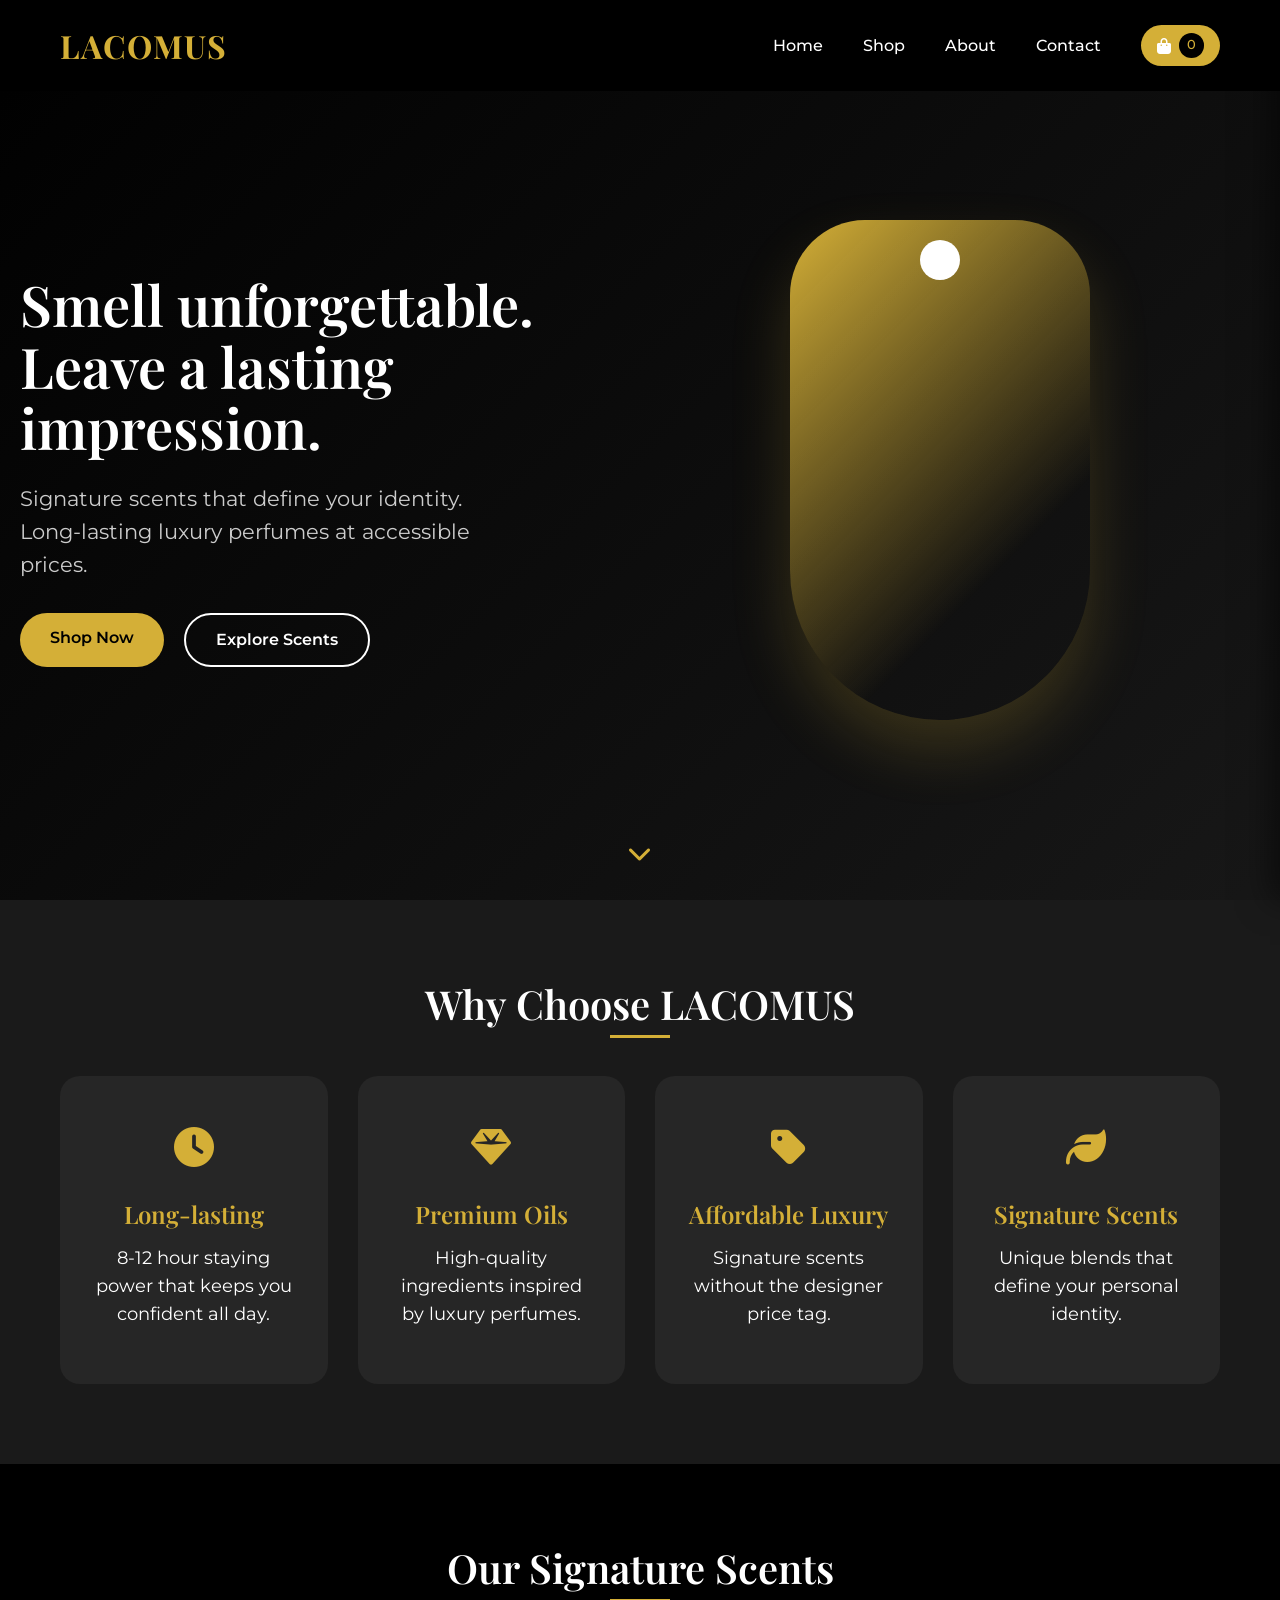
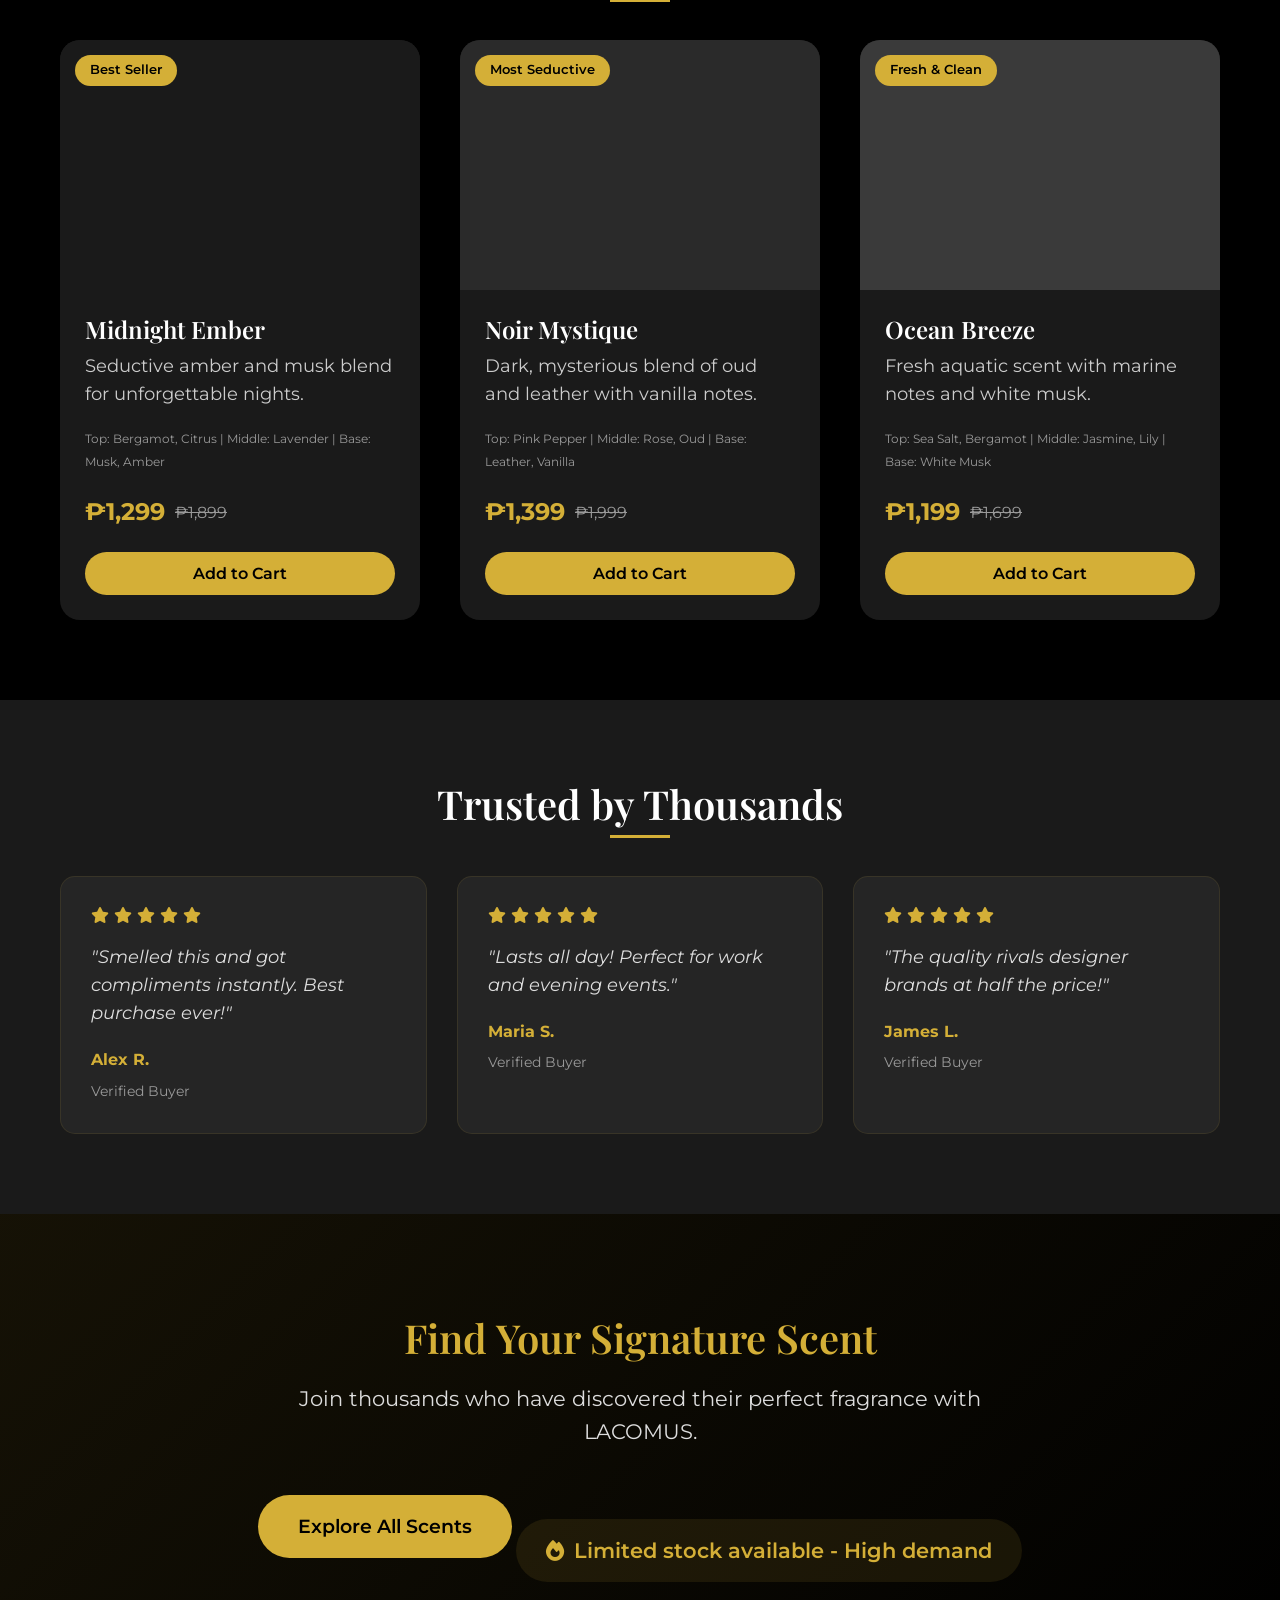
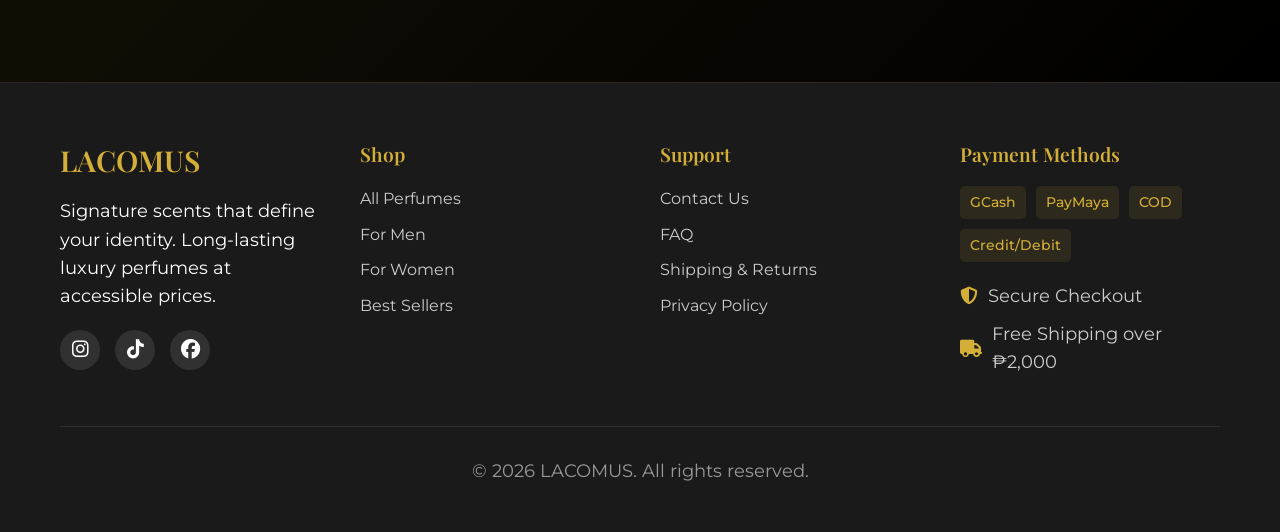
<file: index.html>
<!DOCTYPE html>
<html lang="en">
<head>
    <meta charset="UTF-8">
    <meta name="viewport" content="width=device-width, initial-scale=1.0">
    <title>LACOMUS | Signature Scents That Define Your Identity</title>
    <link rel="stylesheet" href="css/style.css">
    <link rel="preconnect" href="https://fonts.googleapis.com">
    <link rel="preconnect" href="https://fonts.gstatic.com" crossorigin>
    <link href="https://fonts.googleapis.com/css2?family=Playfair+Display:wght@400;500;600;700&family=Montserrat:wght@300;400;500;600&display=swap" rel="stylesheet">
    <link rel="stylesheet" href="https://cdnjs.cloudflare.com/ajax/libs/font-awesome/6.4.0/css/all.min.css">
</head>
<body>
    <!-- Navigation -->
    <nav class="navbar">
        <div class="nav-container">
            <div class="nav-logo">
                <a href="index.html">LACOMUS</a>
            </div>
            <div class="nav-links">
                <a href="index.html">Home</a>
                <a href="shop.html">Shop</a>
                <a href="about.html">About</a>
                <a href="contact.html">Contact</a>
                <a href="#" class="cart-btn"><i class="fas fa-shopping-bag"></i> <span class="cart-count">0</span></a>
            </div>
            <div class="mobile-menu-btn">
                <i class="fas fa-bars"></i>
            </div>
        </div>
    </nav>

    <!-- Hero Section -->
    <section class="hero">
        <div class="hero-content">
            <h1 class="hero-title">Smell unforgettable.<br>Leave a lasting impression.</h1>
            <p class="hero-subtitle">Signature scents that define your identity. Long-lasting luxury perfumes at accessible prices.</p>
            <div class="hero-buttons">
                <a href="shop.html" class="btn btn-primary">Shop Now</a>
                <a href="#featured" class="btn btn-secondary">Explore Scents</a>
            </div>
        </div>
        <div class="hero-image">
            <div class="perfume-bottle"></div>
        </div>
        <div class="scroll-indicator">
            <i class="fas fa-chevron-down"></i>
        </div>
    </section>

    <!-- Why Choose LACOMUS -->
    <section class="benefits">
        <div class="container">
            <h2 class="section-title">Why Choose LACOMUS</h2>
            <div class="benefits-grid">
                <div class="benefit-card">
                    <div class="benefit-icon">
                        <i class="fas fa-clock"></i>
                    </div>
                    <h3>Long-lasting</h3>
                    <p>8-12 hour staying power that keeps you confident all day.</p>
                </div>
                <div class="benefit-card">
                    <div class="benefit-icon">
                        <i class="fas fa-gem"></i>
                    </div>
                    <h3>Premium Oils</h3>
                    <p>High-quality ingredients inspired by luxury perfumes.</p>
                </div>
                <div class="benefit-card">
                    <div class="benefit-icon">
                        <i class="fas fa-tag"></i>
                    </div>
                    <h3>Affordable Luxury</h3>
                    <p>Signature scents without the designer price tag.</p>
                </div>
                <div class="benefit-card">
                    <div class="benefit-icon">
                        <i class="fas fa-leaf"></i>
                    </div>
                    <h3>Signature Scents</h3>
                    <p>Unique blends that define your personal identity.</p>
                </div>
            </div>
        </div>
    </section>

    <!-- Featured Products -->
    <section id="featured" class="featured">
        <div class="container">
            <h2 class="section-title">Our Signature Scents</h2>
            <div class="products-grid">
                <div class="product-card">
                    <div class="product-badge">Best Seller</div>
                    <div class="product-image" style="background: #1a1a1a;"></div>
                    <div class="product-info">
                        <h3>Midnight Ember</h3>
                        <p class="product-description">Seductive amber and musk blend for unforgettable nights.</p>
                        <div class="product-scent">
                            <small>Top: Bergamot, Citrus | Middle: Lavender | Base: Musk, Amber</small>
                        </div>
                        <div class="product-price">
                            <span class="price">₱1,299</span>
                            <span class="old-price">₱1,899</span>
                        </div>
                        <button class="btn btn-add-to-cart" data-id="1">Add to Cart</button>
                    </div>
                </div>
                <div class="product-card">
                    <div class="product-badge">Most Seductive</div>
                    <div class="product-image" style="background: #2a2a2a;"></div>
                    <div class="product-info">
                        <h3>Noir Mystique</h3>
                        <p class="product-description">Dark, mysterious blend of oud and leather with vanilla notes.</p>
                        <div class="product-scent">
                            <small>Top: Pink Pepper | Middle: Rose, Oud | Base: Leather, Vanilla</small>
                        </div>
                        <div class="product-price">
                            <span class="price">₱1,399</span>
                            <span class="old-price">₱1,999</span>
                        </div>
                        <button class="btn btn-add-to-cart" data-id="2">Add to Cart</button>
                    </div>
                </div>
                <div class="product-card">
                    <div class="product-badge">Fresh & Clean</div>
                    <div class="product-image" style="background: #3a3a3a;"></div>
                    <div class="product-info">
                        <h3>Ocean Breeze</h3>
                        <p class="product-description">Fresh aquatic scent with marine notes and white musk.</p>
                        <div class="product-scent">
                            <small>Top: Sea Salt, Bergamot | Middle: Jasmine, Lily | Base: White Musk</small>
                        </div>
                        <div class="product-price">
                            <span class="price">₱1,199</span>
                            <span class="old-price">₱1,699</span>
                        </div>
                        <button class="btn btn-add-to-cart" data-id="3">Add to Cart</button>
                    </div>
                </div>
            </div>
        </div>
    </section>

    <!-- Social Proof -->
    <section class="testimonials">
        <div class="container">
            <h2 class="section-title">Trusted by Thousands</h2>
            <div class="testimonials-grid">
                <div class="testimonial-card">
                    <div class="testimonial-rating">
                        <i class="fas fa-star"></i>
                        <i class="fas fa-star"></i>
                        <i class="fas fa-star"></i>
                        <i class="fas fa-star"></i>
                        <i class="fas fa-star"></i>
                    </div>
                    <p class="testimonial-text">"Smelled this and got compliments instantly. Best purchase ever!"</p>
                    <div class="testimonial-author">
                        <strong>Alex R.</strong>
                        <span>Verified Buyer</span>
                    </div>
                </div>
                <div class="testimonial-card">
                    <div class="testimonial-rating">
                        <i class="fas fa-star"></i>
                        <i class="fas fa-star"></i>
                        <i class="fas fa-star"></i>
                        <i class="fas fa-star"></i>
                        <i class="fas fa-star"></i>
                    </div>
                    <p class="testimonial-text">"Lasts all day! Perfect for work and evening events."</p>
                    <div class="testimonial-author">
                        <strong>Maria S.</strong>
                        <span>Verified Buyer</span>
                    </div>
                </div>
                <div class="testimonial-card">
                    <div class="testimonial-rating">
                        <i class="fas fa-star"></i>
                        <i class="fas fa-star"></i>
                        <i class="fas fa-star"></i>
                        <i class="fas fa-star"></i>
                        <i class="fas fa-star"></i>
                    </div>
                    <p class="testimonial-text">"The quality rivals designer brands at half the price!"</p>
                    <div class="testimonial-author">
                        <strong>James L.</strong>
                        <span>Verified Buyer</span>
                    </div>
                </div>
            </div>
        </div>
    </section>

    <!-- CTA Section -->
    <section class="cta">
        <div class="container">
            <div class="cta-content">
                <h2>Find Your Signature Scent</h2>
                <p>Join thousands who have discovered their perfect fragrance with LACOMUS.</p>
                <a href="shop.html" class="btn btn-primary btn-large">Explore All Scents</a>
                <div class="urgency">
                    <p><i class="fas fa-fire"></i> Limited stock available - High demand</p>
                </div>
            </div>
        </div>
    </section>

    <!-- Footer -->
    <footer class="footer">
        <div class="container">
            <div class="footer-grid">
                <div class="footer-col">
                    <h3>LACOMUS</h3>
                    <p>Signature scents that define your identity. Long-lasting luxury perfumes at accessible prices.</p>
                    <div class="social-links">
                        <a href="#"><i class="fab fa-instagram"></i></a>
                        <a href="#"><i class="fab fa-tiktok"></i></a>
                        <a href="#"><i class="fab fa-facebook"></i></a>
                    </div>
                </div>
                <div class="footer-col">
                    <h4>Shop</h4>
                    <a href="shop.html">All Perfumes</a>
                    <a href="#">For Men</a>
                    <a href="#">For Women</a>
                    <a href="#">Best Sellers</a>
                </div>
                <div class="footer-col">
                    <h4>Support</h4>
                    <a href="contact.html">Contact Us</a>
                    <a href="#">FAQ</a>
                    <a href="#">Shipping & Returns</a>
                    <a href="#">Privacy Policy</a>
                </div>
                <div class="footer-col">
                    <h4>Payment Methods</h4>
                    <div class="payment-methods">
                        <span>GCash</span>
                        <span>PayMaya</span>
                        <span>COD</span>
                        <span>Credit/Debit</span>
                    </div>
                    <div class="trust-signals">
                        <p><i class="fas fa-shield-alt"></i> Secure Checkout</p>
                        <p><i class="fas fa-truck"></i> Free Shipping over ₱2,000</p>
                    </div>
                </div>
            </div>
            <div class="footer-bottom">
                <p>&copy; 2026 LACOMUS. All rights reserved.</p>
            </div>
        </div>
    </footer>

    <!-- Shopping Cart Modal -->
    <div class="cart-modal">
        <div class="cart-modal-content">
            <div class="cart-modal-header">
                <h3>Your Cart</h3>
                <button class="cart-close">&times;</button>
            </div>
            <div class="cart-items">
                <p class="cart-empty">Your cart is empty</p>
            </div>
            <div class="cart-total">
                <p>Total: <span class="cart-total-price">₱0</span></p>
                <button class="btn btn-primary btn-checkout">Checkout</button>
            </div>
        </div>
    </div>

    <script src="js/main.js"></script>
</body>
</html>
</file>
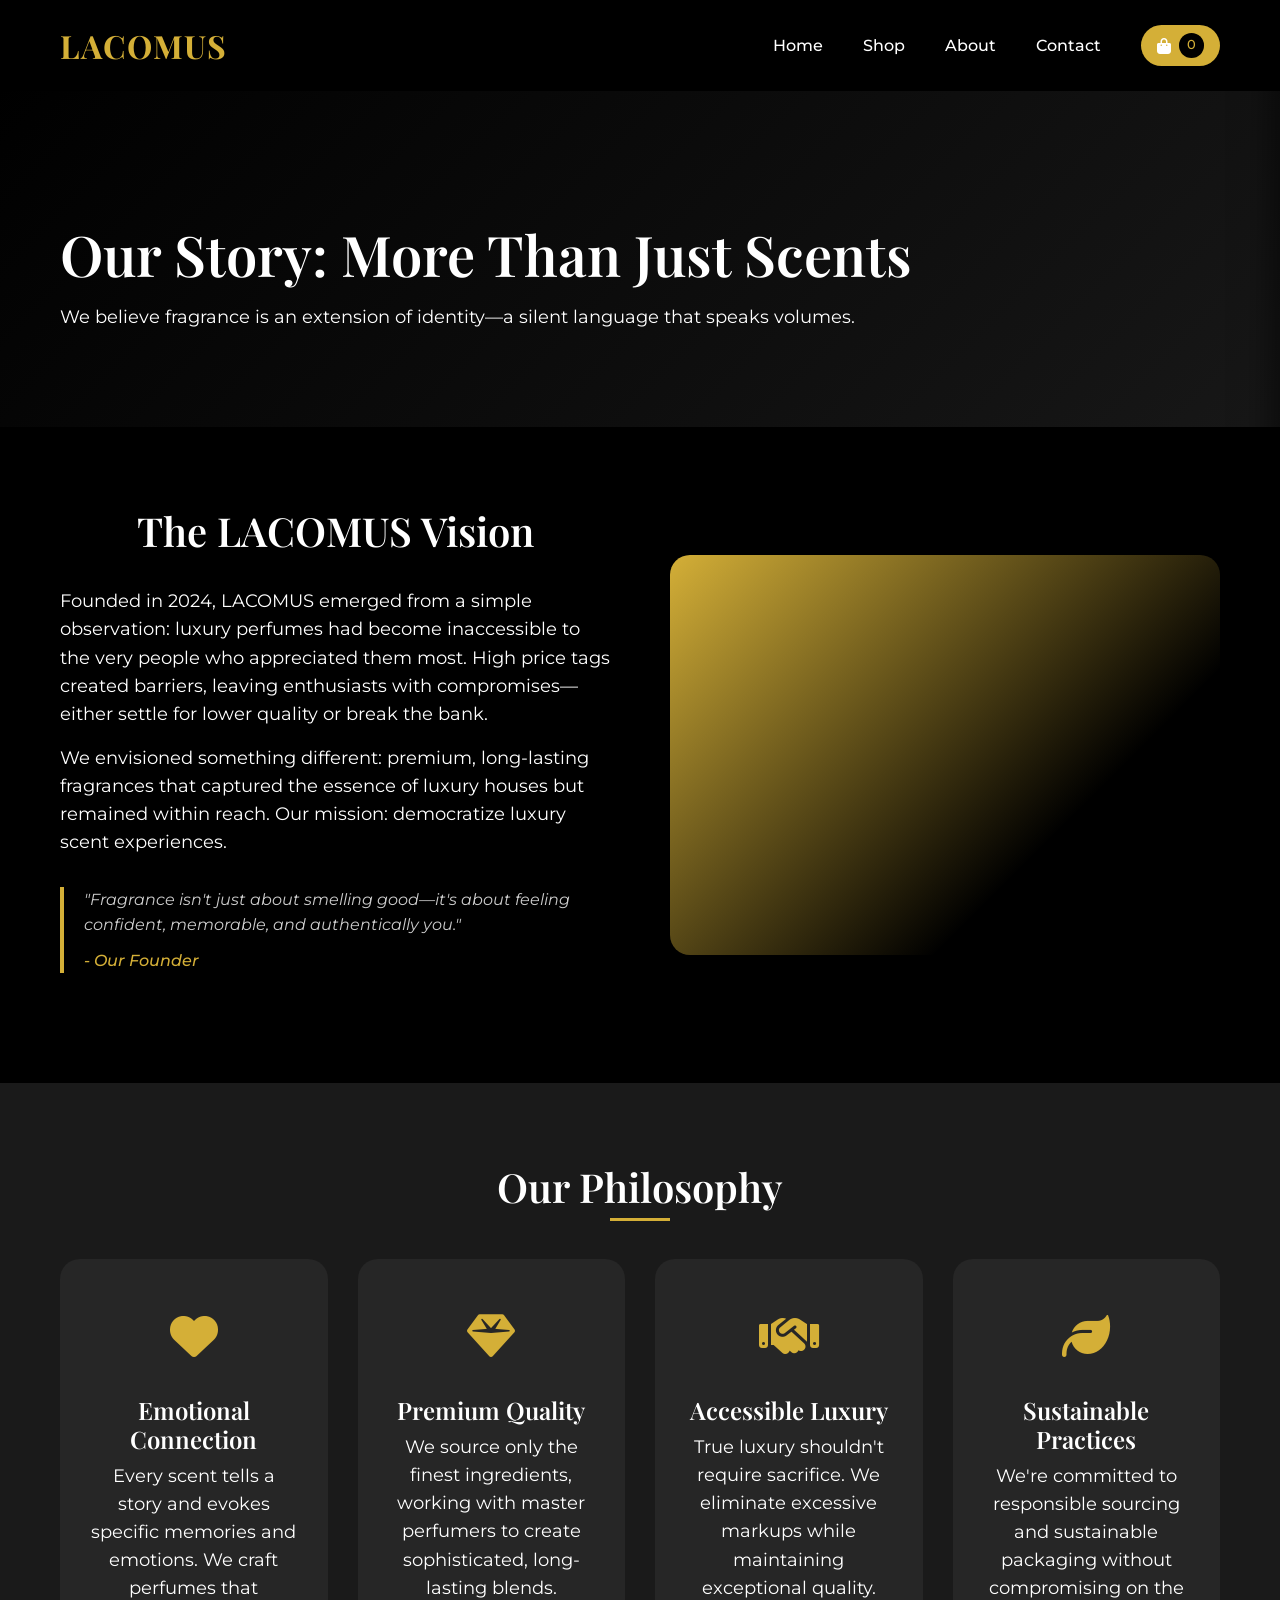
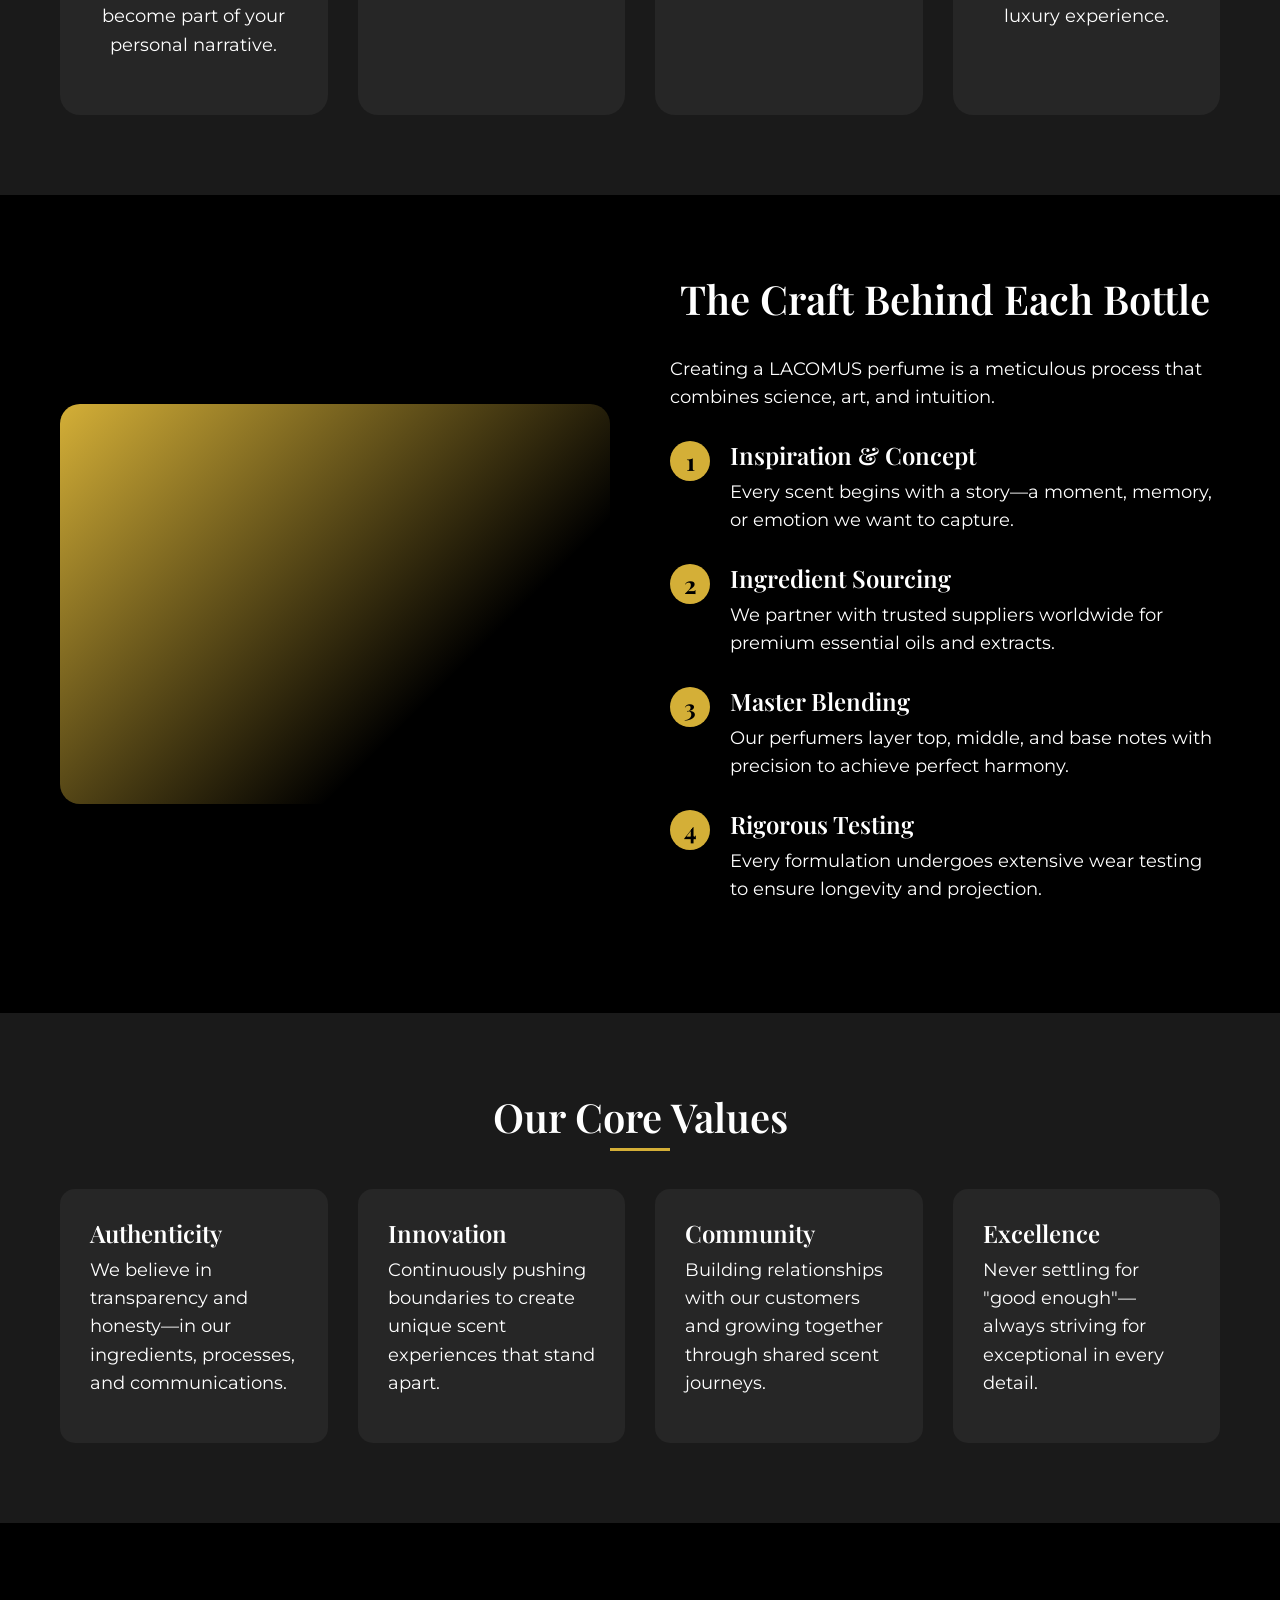
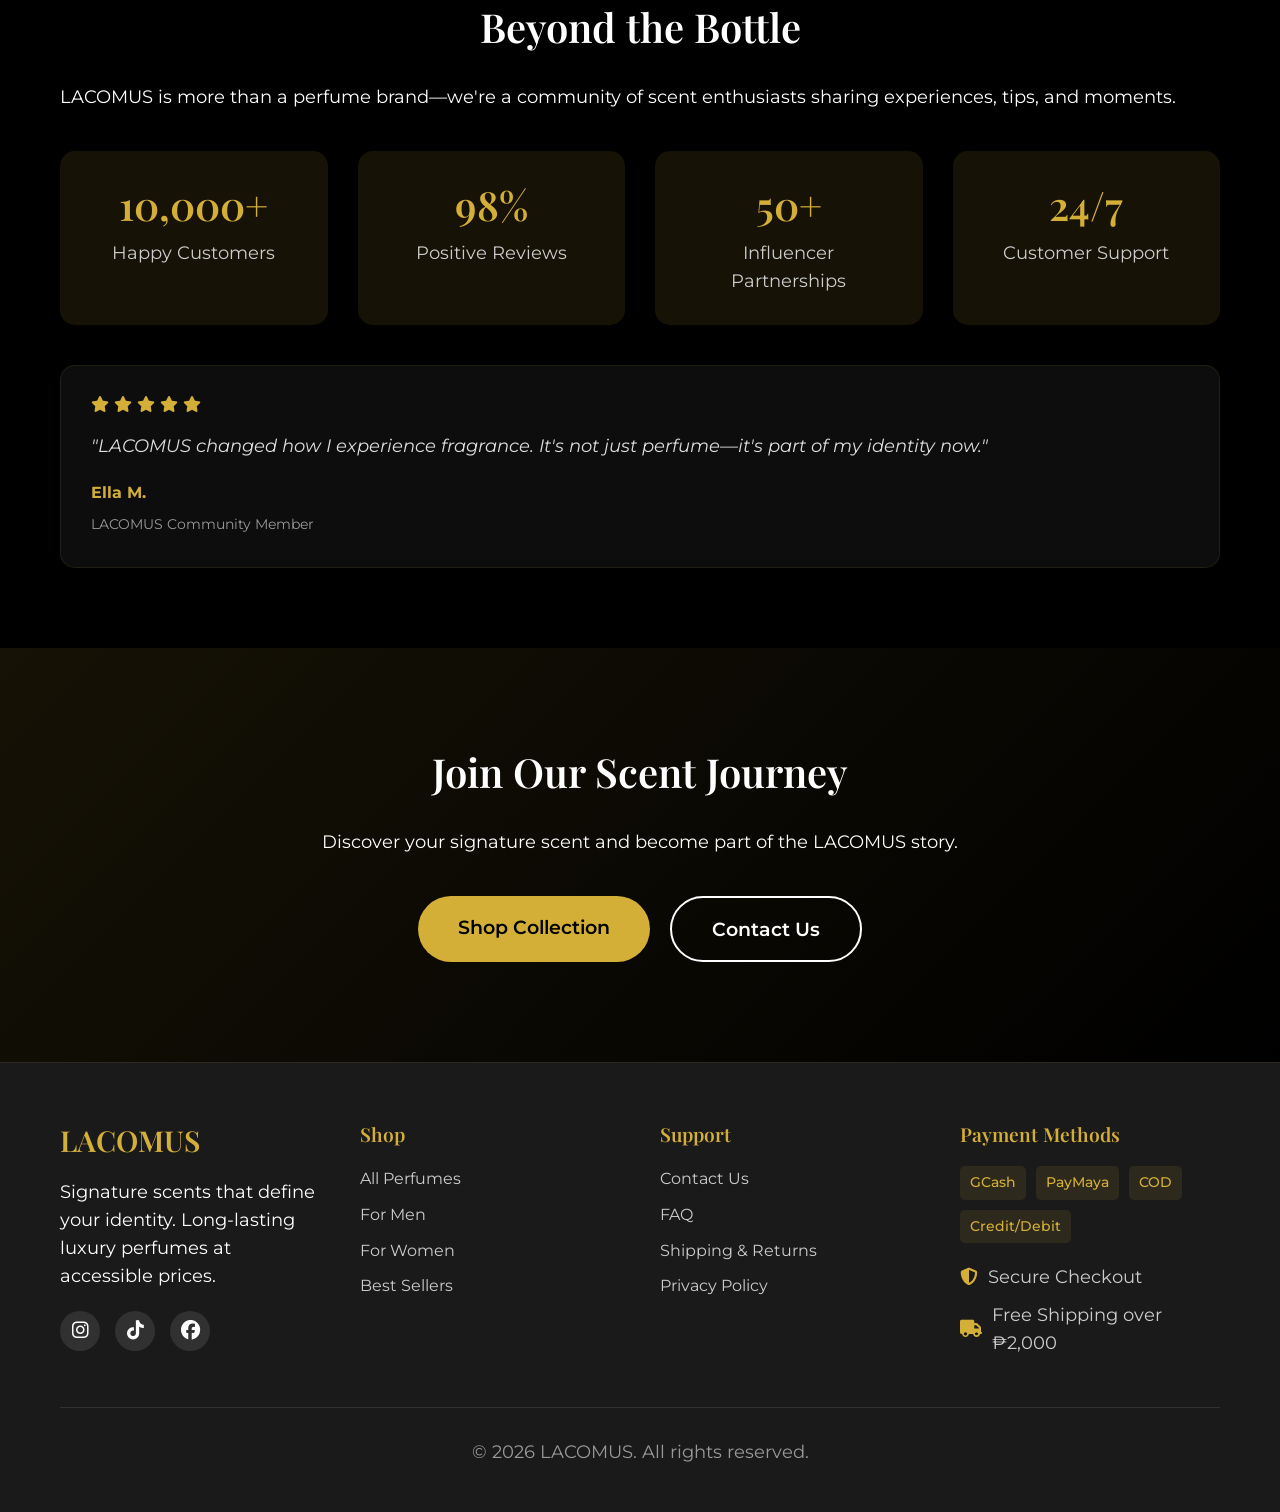
<file: about.html>
<!DOCTYPE html>
<html lang="en">
<head>
    <meta charset="UTF-8">
    <meta name="viewport" content="width=device-width, initial-scale=1.0">
    <title>About | LACOMUS - Our Story & Mission</title>
    <link rel="stylesheet" href="css/style.css">
    <link rel="preconnect" href="https://fonts.googleapis.com">
    <link rel="preconnect" href="https://fonts.gstatic.com" crossorigin>
    <link href="https://fonts.googleapis.com/css2?family=Playfair+Display:wght@400;500;600;700&family=Montserrat:wght@300;400;500;600&display=swap" rel="stylesheet">
    <link rel="stylesheet" href="https://cdnjs.cloudflare.com/ajax/libs/font-awesome/6.4.0/css/all.min.css">
</head>
<body>
    <!-- Navigation -->
    <nav class="navbar">
        <div class="nav-container">
            <div class="nav-logo">
                <a href="index.html">LACOMUS</a>
            </div>
            <div class="nav-links">
                <a href="index.html">Home</a>
                <a href="shop.html">Shop</a>
                <a href="about.html" class="active">About</a>
                <a href="contact.html">Contact</a>
                <a href="#" class="cart-btn"><i class="fas fa-shopping-bag"></i> <span class="cart-count">0</span></a>
            </div>
            <div class="mobile-menu-btn">
                <i class="fas fa-bars"></i>
            </div>
        </div>
    </nav>

    <!-- About Hero -->
    <section class="about-hero">
        <div class="container">
            <div class="about-hero-content">
                <h1>Our Story: More Than Just Scents</h1>
                <p>We believe fragrance is an extension of identity—a silent language that speaks volumes.</p>
            </div>
        </div>
    </section>

    <!-- Brand Story -->
    <section class="brand-story">
        <div class="container">
            <div class="story-content">
                <div class="story-text">
                    <h2>The LACOMUS Vision</h2>
                    <p>Founded in 2024, LACOMUS emerged from a simple observation: luxury perfumes had become inaccessible to the very people who appreciated them most. High price tags created barriers, leaving enthusiasts with compromises—either settle for lower quality or break the bank.</p>
                    <p>We envisioned something different: premium, long-lasting fragrances that captured the essence of luxury houses but remained within reach. Our mission: democratize luxury scent experiences.</p>
                    <blockquote>
                        "Fragrance isn't just about smelling good—it's about feeling confident, memorable, and authentically you."
                        <span>- Our Founder</span>
                    </blockquote>
                </div>
                <div class="story-image">
                    <div class="story-img-placeholder"></div>
                </div>
            </div>
        </div>
    </section>

    <!-- Our Philosophy -->
    <section class="philosophy">
        <div class="container">
            <h2 class="section-title">Our Philosophy</h2>
            <div class="philosophy-grid">
                <div class="philosophy-card">
                    <div class="philosophy-icon">
                        <i class="fas fa-heart"></i>
                    </div>
                    <h3>Emotional Connection</h3>
                    <p>Every scent tells a story and evokes specific memories and emotions. We craft perfumes that become part of your personal narrative.</p>
                </div>
                <div class="philosophy-card">
                    <div class="philosophy-icon">
                        <i class="fas fa-gem"></i>
                    </div>
                    <h3>Premium Quality</h3>
                    <p>We source only the finest ingredients, working with master perfumers to create sophisticated, long-lasting blends.</p>
                </div>
                <div class="philosophy-card">
                    <div class="philosophy-icon">
                        <i class="fas fa-handshake"></i>
                    </div>
                    <h3>Accessible Luxury</h3>
                    <p>True luxury shouldn't require sacrifice. We eliminate excessive markups while maintaining exceptional quality.</p>
                </div>
                <div class="philosophy-card">
                    <div class="philosophy-icon">
                        <i class="fas fa-leaf"></i>
                    </div>
                    <h3>Sustainable Practices</h3>
                    <p>We're committed to responsible sourcing and sustainable packaging without compromising on the luxury experience.</p>
                </div>
            </div>
        </div>
    </section>

    <!-- The Craft -->
    <section class="craft">
        <div class="container">
            <div class="craft-content">
                <div class="craft-image">
                    <div class="craft-img-placeholder"></div>
                </div>
                <div class="craft-text">
                    <h2>The Craft Behind Each Bottle</h2>
                    <p>Creating a LACOMUS perfume is a meticulous process that combines science, art, and intuition.</p>
                    <div class="craft-steps">
                        <div class="craft-step">
                            <h3><span>1</span> Inspiration & Concept</h3>
                            <p>Every scent begins with a story—a moment, memory, or emotion we want to capture.</p>
                        </div>
                        <div class="craft-step">
                            <h3><span>2</span> Ingredient Sourcing</h3>
                            <p>We partner with trusted suppliers worldwide for premium essential oils and extracts.</p>
                        </div>
                        <div class="craft-step">
                            <h3><span>3</span> Master Blending</h3>
                            <p>Our perfumers layer top, middle, and base notes with precision to achieve perfect harmony.</p>
                        </div>
                        <div class="craft-step">
                            <h3><span>4</span> Rigorous Testing</h3>
                            <p>Every formulation undergoes extensive wear testing to ensure longevity and projection.</p>
                        </div>
                    </div>
                </div>
            </div>
        </div>
    </section>

    <!-- Team Values -->
    <section class="values">
        <div class="container">
            <h2 class="section-title">Our Core Values</h2>
            <div class="values-grid">
                <div class="value-card">
                    <h3>Authenticity</h3>
                    <p>We believe in transparency and honesty—in our ingredients, processes, and communications.</p>
                </div>
                <div class="value-card">
                    <h3>Innovation</h3>
                    <p>Continuously pushing boundaries to create unique scent experiences that stand apart.</p>
                </div>
                <div class="value-card">
                    <h3>Community</h3>
                    <p>Building relationships with our customers and growing together through shared scent journeys.</p>
                </div>
                <div class="value-card">
                    <h3>Excellence</h3>
                    <p>Never settling for "good enough"—always striving for exceptional in every detail.</p>
                </div>
            </div>
        </div>
    </section>

    <!-- Community Impact -->
    <section class="community">
        <div class="container">
            <div class="community-content">
                <h2>Beyond the Bottle</h2>
                <p>LACOMUS is more than a perfume brand—we're a community of scent enthusiasts sharing experiences, tips, and moments.</p>
                <div class="community-stats">
                    <div class="stat">
                        <h3>10,000+</h3>
                        <p>Happy Customers</p>
                    </div>
                    <div class="stat">
                        <h3>98%</h3>
                        <p>Positive Reviews</p>
                    </div>
                    <div class="stat">
                        <h3>50+</h3>
                        <p>Influencer Partnerships</p>
                    </div>
                    <div class="stat">
                        <h3>24/7</h3>
                        <p>Customer Support</p>
                    </div>
                </div>
                <div class="social-proof">
                    <div class="testimonial-card">
                        <div class="testimonial-rating">
                            <i class="fas fa-star"></i>
                            <i class="fas fa-star"></i>
                            <i class="fas fa-star"></i>
                            <i class="fas fa-star"></i>
                            <i class="fas fa-star"></i>
                        </div>
                        <p class="testimonial-text">"LACOMUS changed how I experience fragrance. It's not just perfume—it's part of my identity now."</p>
                        <div class="testimonial-author">
                            <strong>Ella M.</strong>
                            <span>LACOMUS Community Member</span>
                        </div>
                    </div>
                </div>
            </div>
        </div>
    </section>

    <!-- Call to Action -->
    <section class="about-cta">
        <div class="container">
            <div class="about-cta-content">
                <h2>Join Our Scent Journey</h2>
                <p>Discover your signature scent and become part of the LACOMUS story.</p>
                <div class="about-cta-buttons">
                    <a href="shop.html" class="btn btn-primary btn-large">Shop Collection</a>
                    <a href="contact.html" class="btn btn-secondary btn-large">Contact Us</a>
                </div>
            </div>
        </div>
    </section>

    <!-- Footer -->
    <footer class="footer">
        <div class="container">
            <div class="footer-grid">
                <div class="footer-col">
                    <h3>LACOMUS</h3>
                    <p>Signature scents that define your identity. Long-lasting luxury perfumes at accessible prices.</p>
                    <div class="social-links">
                        <a href="#"><i class="fab fa-instagram"></i></a>
                        <a href="#"><i class="fab fa-tiktok"></i></a>
                        <a href="#"><i class="fab fa-facebook"></i></a>
                    </div>
                </div>
                <div class="footer-col">
                    <h4>Shop</h4>
                    <a href="shop.html">All Perfumes</a>
                    <a href="#">For Men</a>
                    <a href="#">For Women</a>
                    <a href="#">Best Sellers</a>
                </div>
                <div class="footer-col">
                    <h4>Support</h4>
                    <a href="contact.html">Contact Us</a>
                    <a href="#">FAQ</a>
                    <a href="#">Shipping & Returns</a>
                    <a href="#">Privacy Policy</a>
                </div>
                <div class="footer-col">
                    <h4>Payment Methods</h4>
                    <div class="payment-methods">
                        <span>GCash</span>
                        <span>PayMaya</span>
                        <span>COD</span>
                        <span>Credit/Debit</span>
                    </div>
                    <div class="trust-signals">
                        <p><i class="fas fa-shield-alt"></i> Secure Checkout</p>
                        <p><i class="fas fa-truck"></i> Free Shipping over ₱2,000</p>
                    </div>
                </div>
            </div>
            <div class="footer-bottom">
                <p>&copy; 2026 LACOMUS. All rights reserved.</p>
            </div>
        </div>
    </footer>

    <!-- Shopping Cart Modal -->
    <div class="cart-modal">
        <div class="cart-modal-content">
            <div class="cart-modal-header">
                <h3>Your Cart</h3>
                <button class="cart-close">&times;</button>
            </div>
            <div class="cart-items">
                <p class="cart-empty">Your cart is empty</p>
            </div>
            <div class="cart-total">
                <p>Total: <span class="cart-total-price">₱0</span></p>
                <button class="btn btn-primary btn-checkout">Checkout</button>
            </div>
        </div>
    </div>

    <script src="js/main.js"></script>
</body>
</html>
</file>
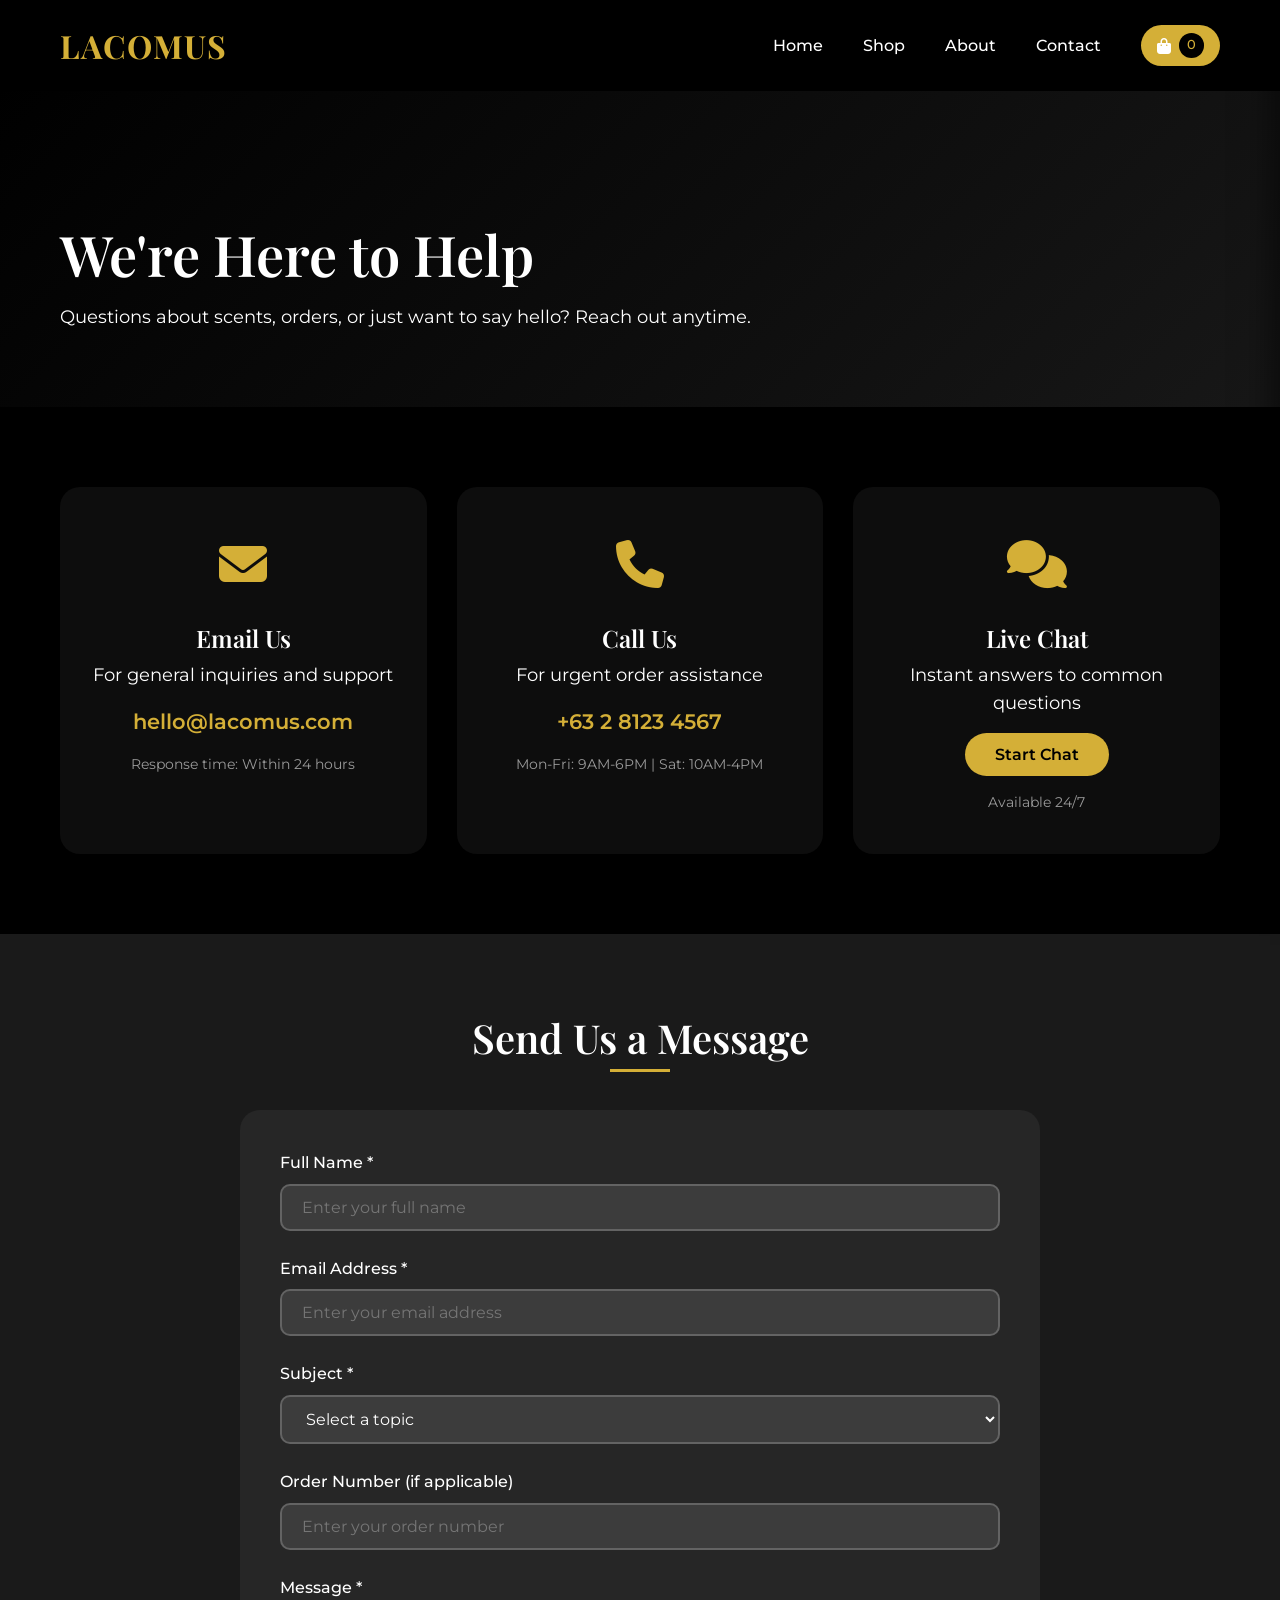
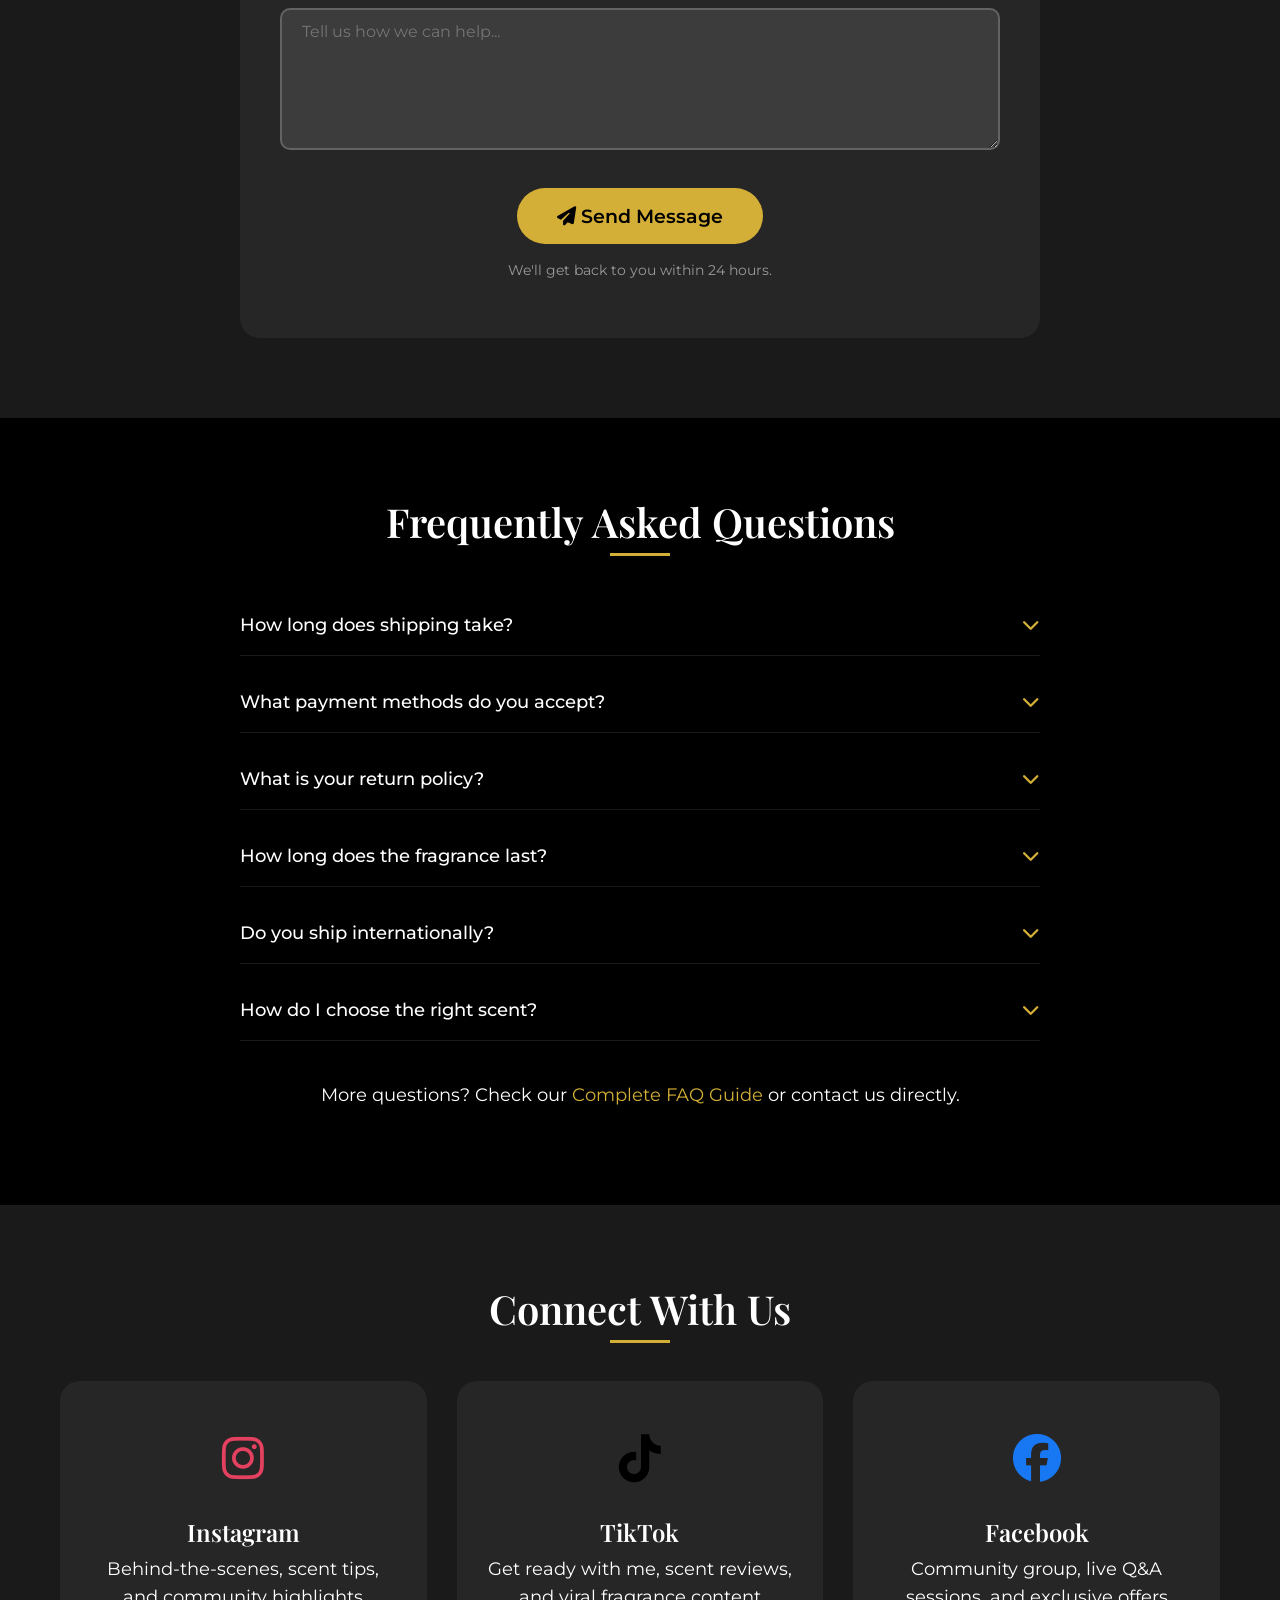
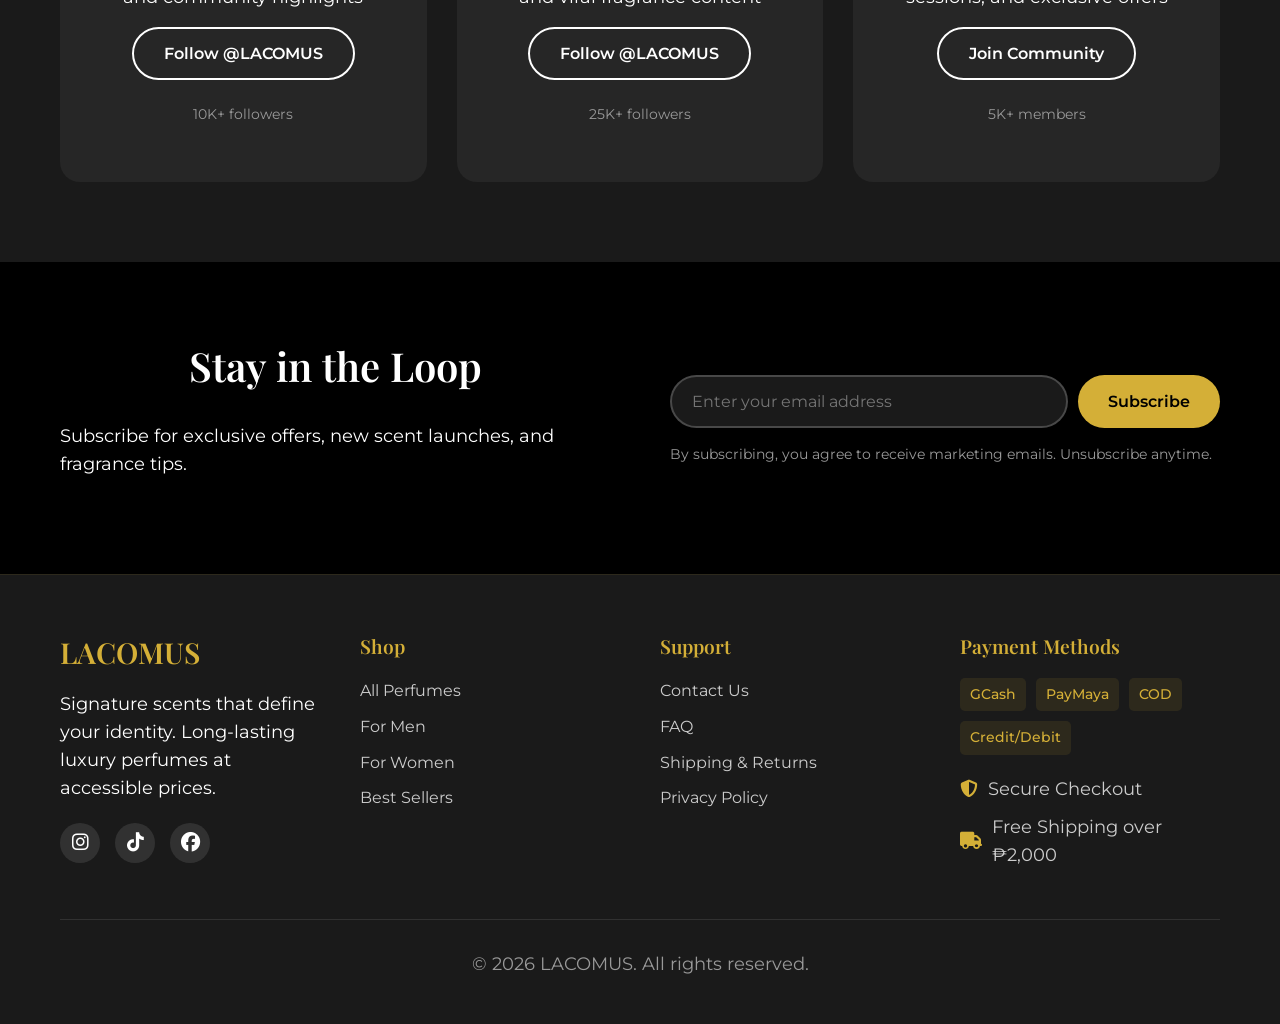
<file: contact.html>
<!DOCTYPE html>
<html lang="en">
<head>
    <meta charset="UTF-8">
    <meta name="viewport" content="width=device-width, initial-scale=1.0">
    <title>Contact | LACOMUS - Get in Touch</title>
    <link rel="stylesheet" href="css/style.css">
    <link rel="preconnect" href="https://fonts.googleapis.com">
    <link rel="preconnect" href="https://fonts.gstatic.com" crossorigin>
    <link href="https://fonts.googleapis.com/css2?family=Playfair+Display:wght@400;500;600;700&family=Montserrat:wght@300;400;500;600&display=swap" rel="stylesheet">
    <link rel="stylesheet" href="https://cdnjs.cloudflare.com/ajax/libs/font-awesome/6.4.0/css/all.min.css">
</head>
<body>
    <!-- Navigation -->
    <nav class="navbar">
        <div class="nav-container">
            <div class="nav-logo">
                <a href="index.html">LACOMUS</a>
            </div>
            <div class="nav-links">
                <a href="index.html">Home</a>
                <a href="shop.html">Shop</a>
                <a href="about.html">About</a>
                <a href="contact.html" class="active">Contact</a>
                <a href="#" class="cart-btn"><i class="fas fa-shopping-bag"></i> <span class="cart-count">0</span></a>
            </div>
            <div class="mobile-menu-btn">
                <i class="fas fa-bars"></i>
            </div>
        </div>
    </nav>

    <!-- Contact Hero -->
    <section class="contact-hero">
        <div class="container">
            <div class="contact-hero-content">
                <h1>We're Here to Help</h1>
                <p>Questions about scents, orders, or just want to say hello? Reach out anytime.</p>
            </div>
        </div>
    </section>

    <!-- Contact Methods -->
    <section class="contact-methods">
        <div class="container">
            <div class="contact-grid">
                <div class="contact-card">
                    <div class="contact-icon">
                        <i class="fas fa-envelope"></i>
                    </div>
                    <h3>Email Us</h3>
                    <p>For general inquiries and support</p>
                    <a href="mailto:hello@lacomus.com" class="contact-link">hello@lacomus.com</a>
                    <p class="response-time">Response time: Within 24 hours</p>
                </div>
                <div class="contact-card">
                    <div class="contact-icon">
                        <i class="fas fa-phone"></i>
                    </div>
                    <h3>Call Us</h3>
                    <p>For urgent order assistance</p>
                    <a href="tel:+63281234567" class="contact-link">+63 2 8123 4567</a>
                    <p class="response-time">Mon-Fri: 9AM-6PM | Sat: 10AM-4PM</p>
                </div>
                <div class="contact-card">
                    <div class="contact-icon">
                        <i class="fas fa-comments"></i>
                    </div>
                    <h3>Live Chat</h3>
                    <p>Instant answers to common questions</p>
                    <button class="btn btn-primary btn-chat">Start Chat</button>
                    <p class="response-time">Available 24/7</p>
                </div>
            </div>
        </div>
    </section>

    <!-- Contact Form -->
    <section class="contact-form-section">
        <div class="container">
            <h2 class="section-title">Send Us a Message</h2>
            <div class="contact-form-container">
                <form id="contactForm" class="contact-form">
                    <div class="form-group">
                        <label for="name">Full Name *</label>
                        <input type="text" id="name" name="name" required placeholder="Enter your full name">
                    </div>
                    <div class="form-group">
                        <label for="email">Email Address *</label>
                        <input type="email" id="email" name="email" required placeholder="Enter your email address">
                    </div>
                    <div class="form-group">
                        <label for="subject">Subject *</label>
                        <select id="subject" name="subject" required>
                            <option value="">Select a topic</option>
                            <option value="order">Order Inquiry</option>
                            <option value="product">Product Question</option>
                            <option value="shipping">Shipping & Delivery</option>
                            <option value="return">Return & Refund</option>
                            <option value="business">Business Inquiry</option>
                            <option value="other">Other</option>
                        </select>
                    </div>
                    <div class="form-group">
                        <label for="order-number">Order Number (if applicable)</label>
                        <input type="text" id="order-number" name="order-number" placeholder="Enter your order number">
                    </div>
                    <div class="form-group">
                        <label for="message">Message *</label>
                        <textarea id="message" name="message" rows="6" required placeholder="Tell us how we can help..."></textarea>
                    </div>
                    <div class="form-submit">
                        <button type="submit" class="btn btn-primary btn-large">
                            <i class="fas fa-paper-plane"></i> Send Message
                        </button>
                        <p class="form-note">We'll get back to you within 24 hours.</p>
                    </div>
                </form>
                <div class="form-success" id="successMessage" style="display: none;">
                    <div class="success-icon">
                        <i class="fas fa-check-circle"></i>
                    </div>
                    <h3>Message Sent Successfully!</h3>
                    <p>Thank you for reaching out. Our team will get back to you within 24 hours.</p>
                    <button class="btn btn-secondary" id="sendAnother">Send Another Message</button>
                </div>
            </div>
        </div>
    </section>

    <!-- FAQ Section -->
    <section class="faq">
        <div class="container">
            <h2 class="section-title">Frequently Asked Questions</h2>
            <div class="faq-grid">
                <div class="faq-item">
                    <button class="faq-question">
                        <span>How long does shipping take?</span>
                        <i class="fas fa-chevron-down"></i>
                    </button>
                    <div class="faq-answer">
                        <p>Standard shipping within Metro Manila takes 2-3 business days. Provincial shipping takes 3-5 business days. Express shipping (additional fee) delivers within 24 hours for Metro Manila orders.</p>
                    </div>
                </div>
                <div class="faq-item">
                    <button class="faq-question">
                        <span>What payment methods do you accept?</span>
                        <i class="fas fa-chevron-down"></i>
                    </button>
                    <div class="faq-answer">
                        <p>We accept GCash, PayMaya, credit/debit cards, and Cash on Delivery (COD) for Philippine orders. International orders require credit/debit card payment.</p>
                    </div>
                </div>
                <div class="faq-item">
                    <button class="faq-question">
                        <span>What is your return policy?</span>
                        <i class="fas fa-chevron-down"></i>
                    </button>
                    <div class="faq-answer">
                        <p>We offer a 30-day return policy for unopened, unused products. Opened products can be returned within 7 days if defective. Please contact our support team to initiate a return.</p>
                    </div>
                </div>
                <div class="faq-item">
                    <button class="faq-question">
                        <span>How long does the fragrance last?</span>
                        <i class="fas fa-chevron-down"></i>
                    </button>
                    <div class="faq-answer">
                        <p>Our perfumes are formulated for longevity: 8-12 hours for most scents, depending on skin type and application. Proper storage (away from direct sunlight and heat) maintains quality.</p>
                    </div>
                </div>
                <div class="faq-item">
                    <button class="faq-question">
                        <span>Do you ship internationally?</span>
                        <i class="fas fa-chevron-down"></i>
                    </button>
                    <div class="faq-answer">
                        <p>Yes! We ship worldwide. International shipping takes 7-14 business days. Additional customs fees may apply depending on the destination country.</p>
                    </div>
                </div>
                <div class="faq-item">
                    <button class="faq-question">
                        <span>How do I choose the right scent?</span>
                        <i class="fas fa-chevron-down"></i>
                    </button>
                    <div class="faq-answer">
                        <p>Consider your preferred scent families: fresh (citrus, aquatic), floral, oriental, or woody. Our scent guides on product pages help match scents to occasions and preferences.</p>
                    </div>
                </div>
            </div>
            <div class="faq-more">
                <p>More questions? Check our <a href="#">Complete FAQ Guide</a> or contact us directly.</p>
            </div>
        </div>
    </section>

    <!-- Social Media -->
    <section class="social-media">
        <div class="container">
            <h2 class="section-title">Connect With Us</h2>
            <div class="social-grid">
                <div class="social-card instagram">
                    <div class="social-icon">
                        <i class="fab fa-instagram"></i>
                    </div>
                    <h3>Instagram</h3>
                    <p>Behind-the-scenes, scent tips, and community highlights</p>
                    <a href="#" class="btn btn-secondary">Follow @LACOMUS</a>
                    <p class="social-followers">10K+ followers</p>
                </div>
                <div class="social-card tiktok">
                    <div class="social-icon">
                        <i class="fab fa-tiktok"></i>
                    </div>
                    <h3>TikTok</h3>
                    <p>Get ready with me, scent reviews, and viral fragrance content</p>
                    <a href="#" class="btn btn-secondary">Follow @LACOMUS</a>
                    <p class="social-followers">25K+ followers</p>
                </div>
                <div class="social-card facebook">
                    <div class="social-icon">
                        <i class="fab fa-facebook"></i>
                    </div>
                    <h3>Facebook</h3>
                    <p>Community group, live Q&A sessions, and exclusive offers</p>
                    <a href="#" class="btn btn-secondary">Join Community</a>
                    <p class="social-followers">5K+ members</p>
                </div>
            </div>
        </div>
    </section>

    <!-- Newsletter -->
    <section class="newsletter">
        <div class="container">
            <div class="newsletter-content">
                <div class="newsletter-text">
                    <h2>Stay in the Loop</h2>
                    <p>Subscribe for exclusive offers, new scent launches, and fragrance tips.</p>
                </div>
                <form class="newsletter-form">
                    <div class="newsletter-input">
                        <input type="email" placeholder="Enter your email address" required>
                        <button type="submit" class="btn btn-primary">Subscribe</button>
                    </div>
                    <p class="newsletter-note">By subscribing, you agree to receive marketing emails. Unsubscribe anytime.</p>
                </form>
            </div>
        </div>
    </section>

    <!-- Footer -->
    <footer class="footer">
        <div class="container">
            <div class="footer-grid">
                <div class="footer-col">
                    <h3>LACOMUS</h3>
                    <p>Signature scents that define your identity. Long-lasting luxury perfumes at accessible prices.</p>
                    <div class="social-links">
                        <a href="#"><i class="fab fa-instagram"></i></a>
                        <a href="#"><i class="fab fa-tiktok"></i></a>
                        <a href="#"><i class="fab fa-facebook"></i></a>
                    </div>
                </div>
                <div class="footer-col">
                    <h4>Shop</h4>
                    <a href="shop.html">All Perfumes</a>
                    <a href="#">For Men</a>
                    <a href="#">For Women</a>
                    <a href="#">Best Sellers</a>
                </div>
                <div class="footer-col">
                    <h4>Support</h4>
                    <a href="contact.html">Contact Us</a>
                    <a href="#">FAQ</a>
                    <a href="#">Shipping & Returns</a>
                    <a href="#">Privacy Policy</a>
                </div>
                <div class="footer-col">
                    <h4>Payment Methods</h4>
                    <div class="payment-methods">
                        <span>GCash</span>
                        <span>PayMaya</span>
                        <span>COD</span>
                        <span>Credit/Debit</span>
                    </div>
                    <div class="trust-signals">
                        <p><i class="fas fa-shield-alt"></i> Secure Checkout</p>
                        <p><i class="fas fa-truck"></i> Free Shipping over ₱2,000</p>
                    </div>
                </div>
            </div>
            <div class="footer-bottom">
                <p>&copy; 2026 LACOMUS. All rights reserved.</p>
            </div>
        </div>
    </footer>

    <!-- Shopping Cart Modal -->
    <div class="cart-modal">
        <div class="cart-modal-content">
            <div class="cart-modal-header">
                <h3>Your Cart</h3>
                <button class="cart-close">&times;</button>
            </div>
            <div class="cart-items">
                <p class="cart-empty">Your cart is empty</p>
            </div>
            <div class="cart-total">
                <p>Total: <span class="cart-total-price">₱0</span></p>
                <button class="btn btn-primary btn-checkout">Checkout</button>
            </div>
        </div>
    </div>

    <script src="js/main.js"></script>
    <script>
        // Contact form submission
        document.getElementById('contactForm').addEventListener('submit', function(e) {
            e.preventDefault();
            
            // Show success message
            document.querySelector('.contact-form-container').classList.add('submitted');
            setTimeout(() => {
                document.getElementById('successMessage').style.display = 'block';
                document.getElementById('contactForm').style.display = 'none';
            }, 500);
            
            // Reset form
            this.reset();
        });

        // Reset form button
        document.getElementById('sendAnother').addEventListener('click', function() {
            document.getElementById('successMessage').style.display = 'none';
            document.getElementById('contactForm').style.display = 'block';
            document.querySelector('.contact-form-container').classList.remove('submitted');
        });

        // FAQ accordion
        document.querySelectorAll('.faq-question').forEach(question => {
            question.addEventListener('click', () => {
                const answer = question.nextElementSibling;
                const icon = question.querySelector('i');
                
                // Toggle current answer
                if (answer.style.maxHeight) {
                    answer.style.maxHeight = null;
                    icon.style.transform = 'rotate(0deg)';
                } else {
                    answer.style.maxHeight = answer.scrollHeight + 'px';
                    icon.style.transform = 'rotate(180deg)';
                    
                    // Close other answers
                    document.querySelectorAll('.faq-answer').forEach(otherAnswer => {
                        if (otherAnswer !== answer && otherAnswer.style.maxHeight) {
                            otherAnswer.style.maxHeight = null;
                            otherAnswer.previousElementSibling.querySelector('i').style.transform = 'rotate(0deg)';
                        }
                    });
                }
            });
        });
    </script>
</body>
</html>
</file>
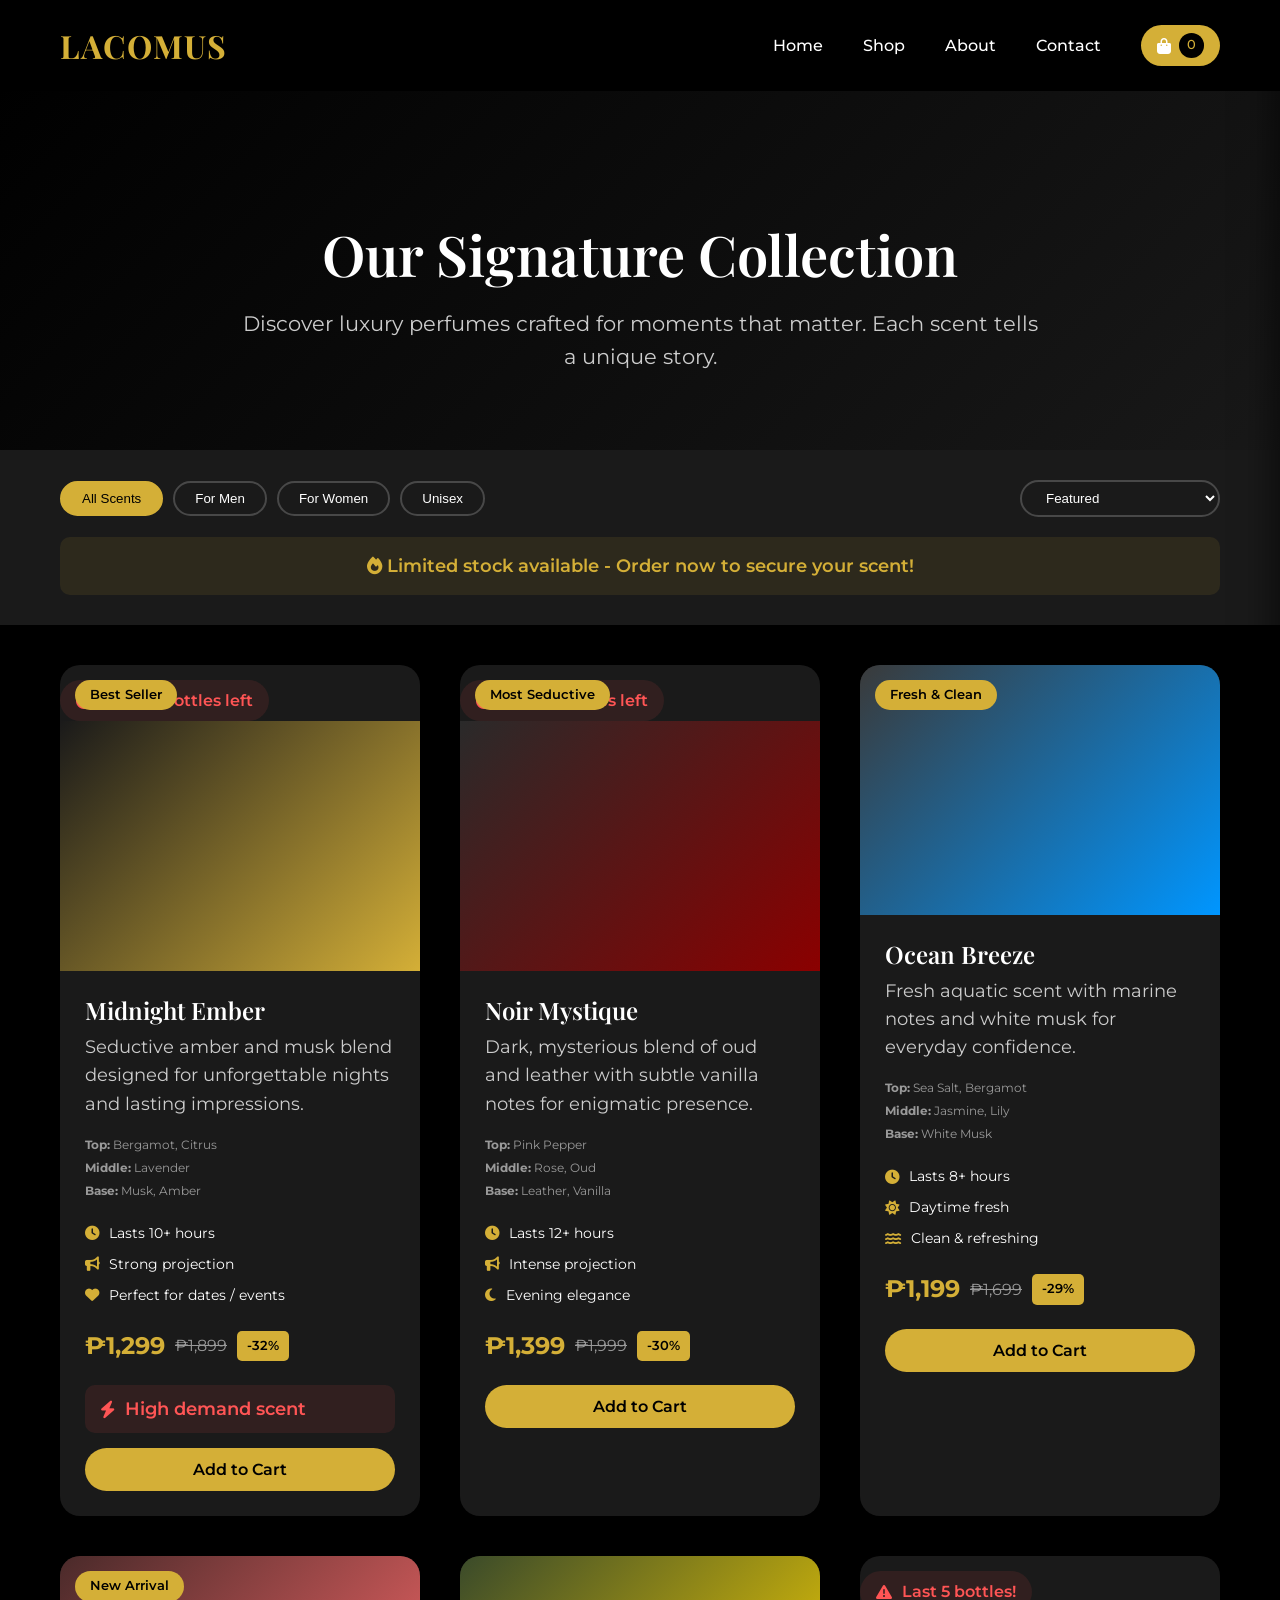
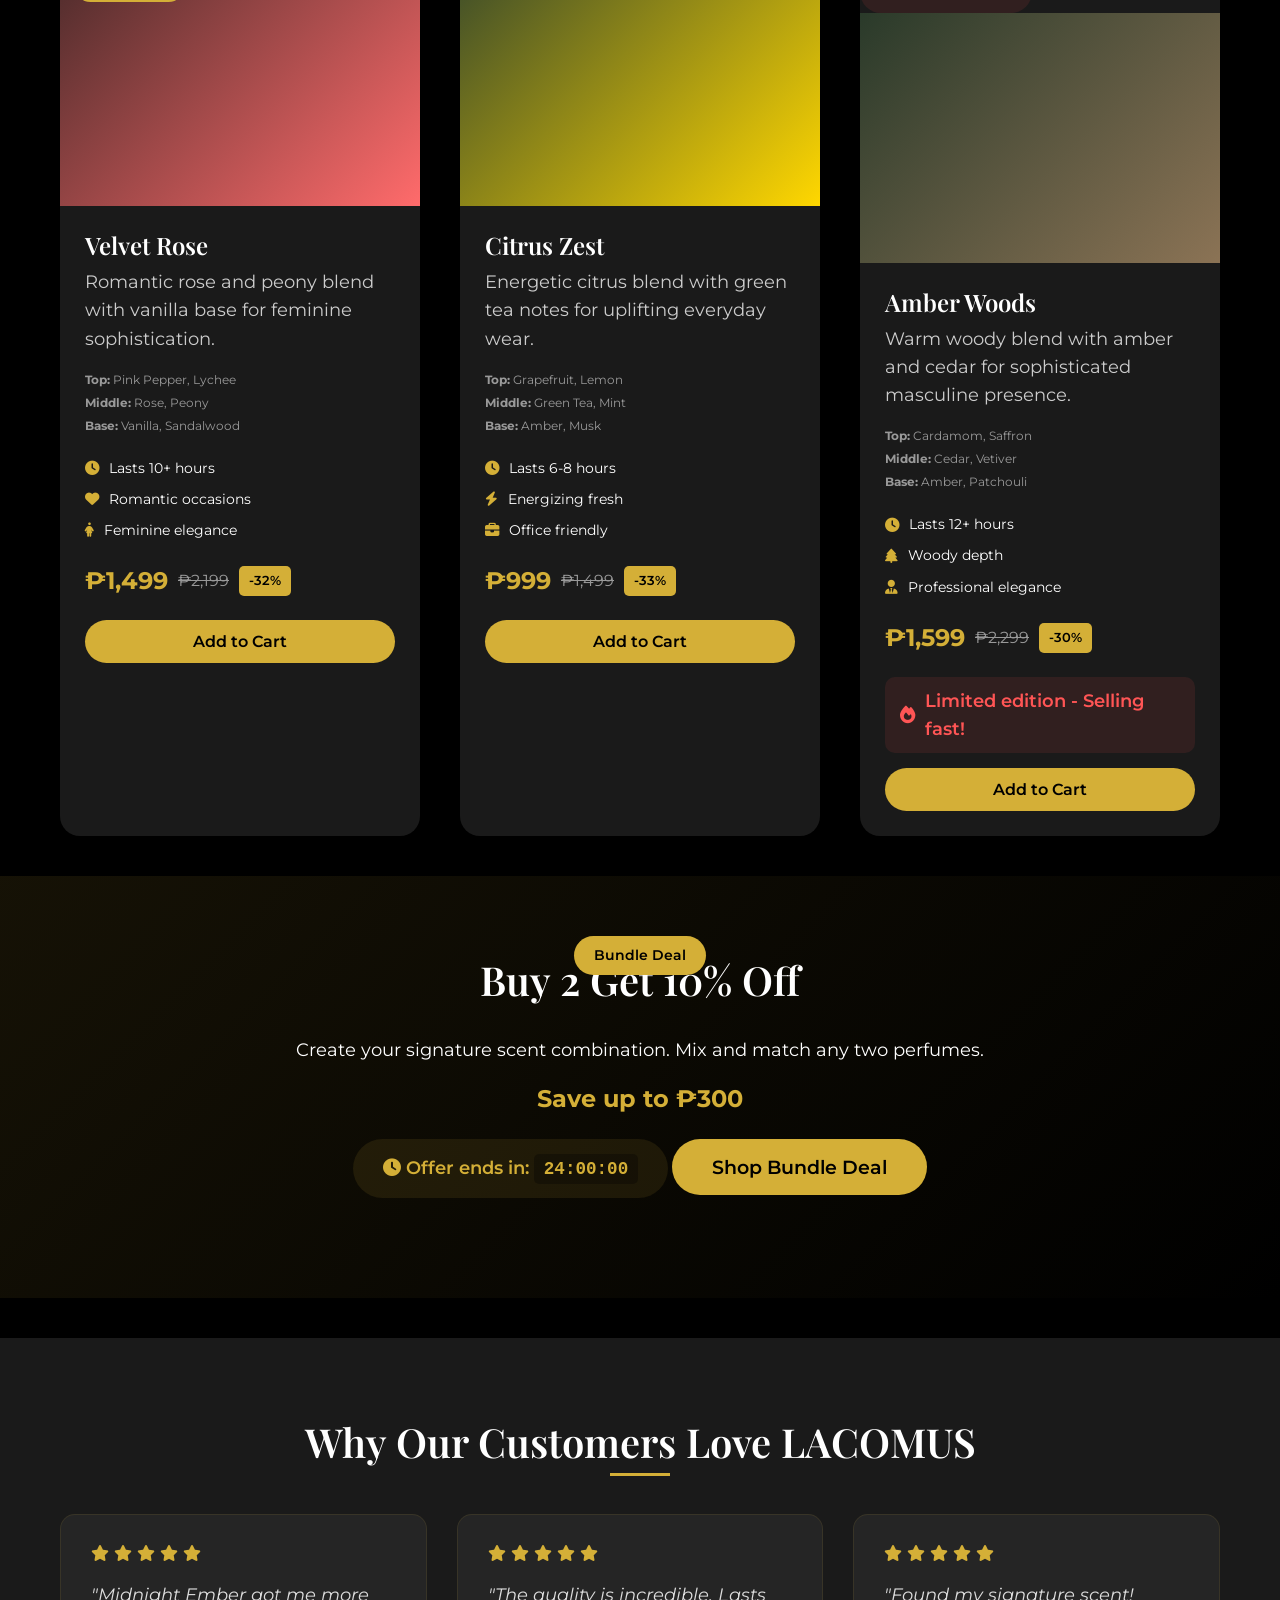
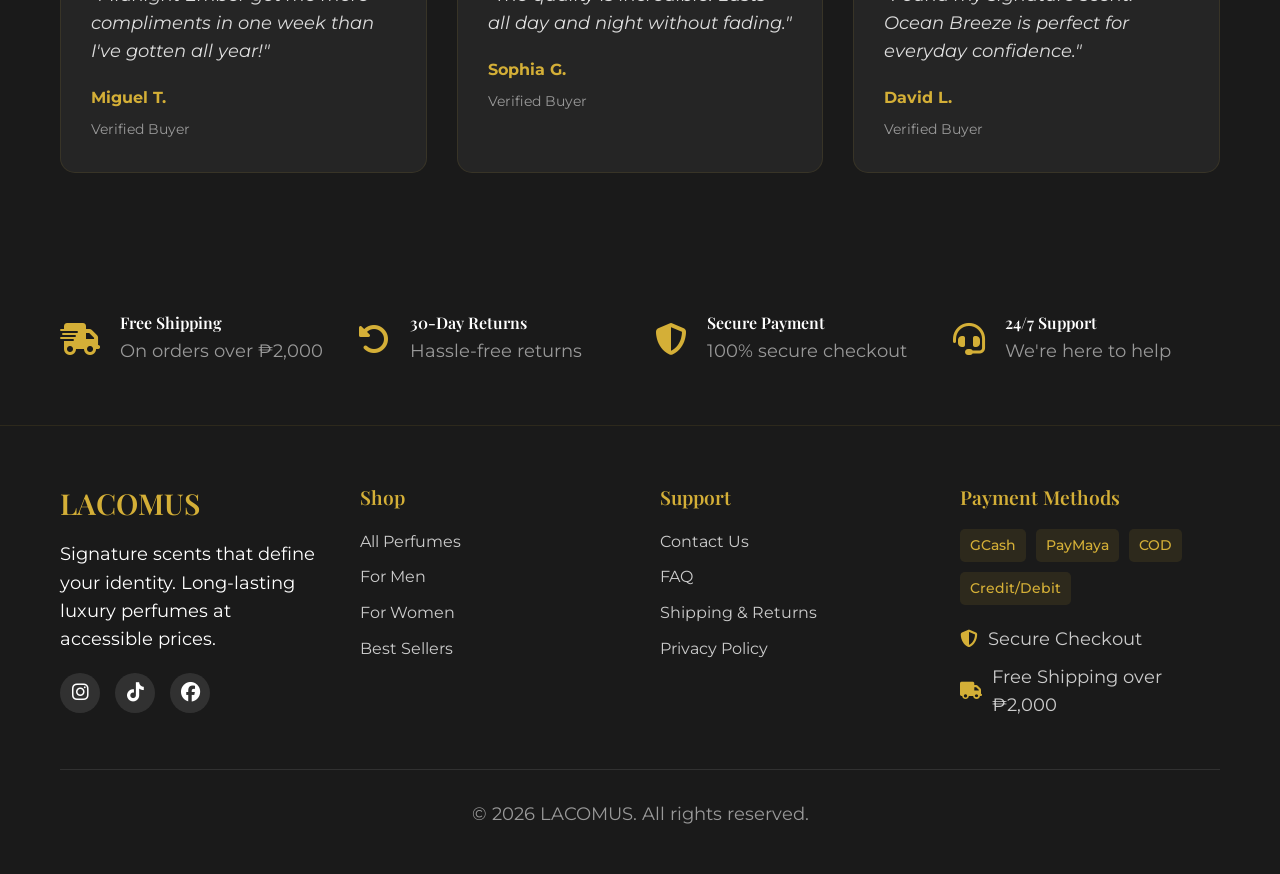
<file: shop.html>
<!DOCTYPE html>
<html lang="en">
<head>
    <meta charset="UTF-8">
    <meta name="viewport" content="width=device-width, initial-scale=1.0">
    <title>Shop | LACOMUS - Signature Scents That Define Your Identity</title>
    <link rel="stylesheet" href="css/style.css">
    <link rel="preconnect" href="https://fonts.googleapis.com">
    <link rel="preconnect" href="https://fonts.gstatic.com" crossorigin>
    <link href="https://fonts.googleapis.com/css2?family=Playfair+Display:wght@400;500;600;700&family=Montserrat:wght@300;400;500;600&display=swap" rel="stylesheet">
    <link rel="stylesheet" href="https://cdnjs.cloudflare.com/ajax/libs/font-awesome/6.4.0/css/all.min.css">
</head>
<body>
    <!-- Navigation -->
    <nav class="navbar">
        <div class="nav-container">
            <div class="nav-logo">
                <a href="index.html">LACOMUS</a>
            </div>
            <div class="nav-links">
                <a href="index.html">Home</a>
                <a href="shop.html" class="active">Shop</a>
                <a href="about.html">About</a>
                <a href="contact.html">Contact</a>
                <a href="#" class="cart-btn"><i class="fas fa-shopping-bag"></i> <span class="cart-count">0</span></a>
            </div>
            <div class="mobile-menu-btn">
                <i class="fas fa-bars"></i>
            </div>
        </div>
    </nav>

    <!-- Shop Header -->
    <section class="shop-header">
        <div class="container">
            <div class="shop-header-content">
                <h1>Our Signature Collection</h1>
                <p>Discover luxury perfumes crafted for moments that matter. Each scent tells a unique story.</p>
            </div>
        </div>
    </section>

    <!-- Filters -->
    <section class="filters">
        <div class="container">
            <div class="filters-container">
                <div class="filter-group">
                    <button class="filter-btn active" data-filter="all">All Scents</button>
                    <button class="filter-btn" data-filter="men">For Men</button>
                    <button class="filter-btn" data-filter="women">For Women</button>
                    <button class="filter-btn" data-filter="unisex">Unisex</button>
                </div>
                <div class="filter-group">
                    <select class="sort-select">
                        <option value="featured">Featured</option>
                        <option value="popular">Most Popular</option>
                        <option value="price-low">Price: Low to High</option>
                        <option value="price-high">Price: High to Low</option>
                        <option value="new">New Arrivals</option>
                    </select>
                </div>
            </div>
            <div class="stock-alert">
                <p><i class="fas fa-fire"></i> Limited stock available - Order now to secure your scent!</p>
            </div>
        </div>
    </section>

    <!-- Products Grid -->
    <section class="shop-products">
        <div class="container">
            <div class="products-grid">
                <!-- Midnight Ember -->
                <div class="product-card" data-category="men" data-popular="true">
                    <div class="product-badge best-seller">Best Seller</div>
                    <div class="product-stock">
                        <div class="stock-counter">
                            <i class="fas fa-exclamation-circle"></i>
                            <span>Only 12 bottles left</span>
                        </div>
                    </div>
                    <div class="product-image" style="background: linear-gradient(135deg, #1a1a1a 0%, #D4AF37 100%);"></div>
                    <div class="product-info">
                        <h3>Midnight Ember</h3>
                        <p class="product-description">Seductive amber and musk blend designed for unforgettable nights and lasting impressions.</p>
                        <div class="product-scent">
                            <small><strong>Top:</strong> Bergamot, Citrus</small><br>
                            <small><strong>Middle:</strong> Lavender</small><br>
                            <small><strong>Base:</strong> Musk, Amber</small>
                        </div>
                        <div class="product-specs">
                            <p><i class="fas fa-clock"></i> Lasts 10+ hours</p>
                            <p><i class="fas fa-bullhorn"></i> Strong projection</p>
                            <p><i class="fas fa-heart"></i> Perfect for dates / events</p>
                        </div>
                        <div class="product-price">
                            <span class="price">₱1,299</span>
                            <span class="old-price">₱1,899</span>
                            <span class="discount">-32%</span>
                        </div>
                        <div class="product-urgency">
                            <p><i class="fas fa-bolt"></i> High demand scent</p>
                        </div>
                        <button class="btn btn-add-to-cart" data-id="1">Add to Cart</button>
                    </div>
                </div>

                <!-- Noir Mystique -->
                <div class="product-card" data-category="men" data-popular="true">
                    <div class="product-badge">Most Seductive</div>
                    <div class="product-stock">
                        <div class="stock-counter">
                            <i class="fas fa-exclamation-circle"></i>
                            <span>Only 8 bottles left</span>
                        </div>
                    </div>
                    <div class="product-image" style="background: linear-gradient(135deg, #2a2a2a 0%, #8B0000 100%);"></div>
                    <div class="product-info">
                        <h3>Noir Mystique</h3>
                        <p class="product-description">Dark, mysterious blend of oud and leather with subtle vanilla notes for enigmatic presence.</p>
                        <div class="product-scent">
                            <small><strong>Top:</strong> Pink Pepper</small><br>
                            <small><strong>Middle:</strong> Rose, Oud</small><br>
                            <small><strong>Base:</strong> Leather, Vanilla</small>
                        </div>
                        <div class="product-specs">
                            <p><i class="fas fa-clock"></i> Lasts 12+ hours</p>
                            <p><i class="fas fa-bullhorn"></i> Intense projection</p>
                            <p><i class="fas fa-moon"></i> Evening elegance</p>
                        </div>
                        <div class="product-price">
                            <span class="price">₱1,399</span>
                            <span class="old-price">₱1,999</span>
                            <span class="discount">-30%</span>
                        </div>
                        <button class="btn btn-add-to-cart" data-id="2">Add to Cart</button>
                    </div>
                </div>

                <!-- Ocean Breeze -->
                <div class="product-card" data-category="unisex" data-popular="true">
                    <div class="product-badge">Fresh & Clean</div>
                    <div class="product-image" style="background: linear-gradient(135deg, #3a3a3a 0%, #0096FF 100%);"></div>
                    <div class="product-info">
                        <h3>Ocean Breeze</h3>
                        <p class="product-description">Fresh aquatic scent with marine notes and white musk for everyday confidence.</p>
                        <div class="product-scent">
                            <small><strong>Top:</strong> Sea Salt, Bergamot</small><br>
                            <small><strong>Middle:</strong> Jasmine, Lily</small><br>
                            <small><strong>Base:</strong> White Musk</small>
                        </div>
                        <div class="product-specs">
                            <p><i class="fas fa-clock"></i> Lasts 8+ hours</p>
                            <p><i class="fas fa-sun"></i> Daytime fresh</p>
                            <p><i class="fas fa-water"></i> Clean & refreshing</p>
                        </div>
                        <div class="product-price">
                            <span class="price">₱1,199</span>
                            <span class="old-price">₱1,699</span>
                            <span class="discount">-29%</span>
                        </div>
                        <button class="btn btn-add-to-cart" data-id="3">Add to Cart</button>
                    </div>
                </div>

                <!-- Velvet Rose -->
                <div class="product-card" data-category="women">
                    <div class="product-badge">New Arrival</div>
                    <div class="product-image" style="background: linear-gradient(135deg, #4a2a2a 0%, #FF6B6B 100%);"></div>
                    <div class="product-info">
                        <h3>Velvet Rose</h3>
                        <p class="product-description">Romantic rose and peony blend with vanilla base for feminine sophistication.</p>
                        <div class="product-scent">
                            <small><strong>Top:</strong> Pink Pepper, Lychee</small><br>
                            <small><strong>Middle:</strong> Rose, Peony</small><br>
                            <small><strong>Base:</strong> Vanilla, Sandalwood</small>
                        </div>
                        <div class="product-specs">
                            <p><i class="fas fa-clock"></i> Lasts 10+ hours</p>
                            <p><i class="fas fa-heart"></i> Romantic occasions</p>
                            <p><i class="fas fa-female"></i> Feminine elegance</p>
                        </div>
                        <div class="product-price">
                            <span class="price">₱1,499</span>
                            <span class="old-price">₱2,199</span>
                            <span class="discount">-32%</span>
                        </div>
                        <button class="btn btn-add-to-cart" data-id="4">Add to Cart</button>
                    </div>
                </div>

                <!-- Citrus Zest -->
                <div class="product-card" data-category="unisex">
                    <div class="product-image" style="background: linear-gradient(135deg, #3a4a2a 0%, #FFD700 100%);"></div>
                    <div class="product-info">
                        <h3>Citrus Zest</h3>
                        <p class="product-description">Energetic citrus blend with green tea notes for uplifting everyday wear.</p>
                        <div class="product-scent">
                            <small><strong>Top:</strong> Grapefruit, Lemon</small><br>
                            <small><strong>Middle:</strong> Green Tea, Mint</small><br>
                            <small><strong>Base:</strong> Amber, Musk</small>
                        </div>
                        <div class="product-specs">
                            <p><i class="fas fa-clock"></i> Lasts 6-8 hours</p>
                            <p><i class="fas fa-bolt"></i> Energizing fresh</p>
                            <p><i class="fas fa-briefcase"></i> Office friendly</p>
                        </div>
                        <div class="product-price">
                            <span class="price">₱999</span>
                            <span class="old-price">₱1,499</span>
                            <span class="discount">-33%</span>
                        </div>
                        <button class="btn btn-add-to-cart" data-id="5">Add to Cart</button>
                    </div>
                </div>

                <!-- Amber Woods -->
                <div class="product-card" data-category="men">
                    <div class="product-stock">
                        <div class="stock-counter limited">
                            <i class="fas fa-exclamation-triangle"></i>
                            <span>Last 5 bottles!</span>
                        </div>
                    </div>
                    <div class="product-image" style="background: linear-gradient(135deg, #2a3a2a 0%, #8B7355 100%);"></div>
                    <div class="product-info">
                        <h3>Amber Woods</h3>
                        <p class="product-description">Warm woody blend with amber and cedar for sophisticated masculine presence.</p>
                        <div class="product-scent">
                            <small><strong>Top:</strong> Cardamom, Saffron</small><br>
                            <small><strong>Middle:</strong> Cedar, Vetiver</small><br>
                            <small><strong>Base:</strong> Amber, Patchouli</small>
                        </div>
                        <div class="product-specs">
                            <p><i class="fas fa-clock"></i> Lasts 12+ hours</p>
                            <p><i class="fas fa-tree"></i> Woody depth</p>
                            <p><i class="fas fa-user-tie"></i> Professional elegance</p>
                        </div>
                        <div class="product-price">
                            <span class="price">₱1,599</span>
                            <span class="old-price">₱2,299</span>
                            <span class="discount">-30%</span>
                        </div>
                        <div class="product-urgency">
                            <p><i class="fas fa-fire"></i> Limited edition - Selling fast!</p>
                        </div>
                        <button class="btn btn-add-to-cart" data-id="6">Add to Cart</button>
                    </div>
                </div>
            </div>
        </div>
    </section>

    <!-- Bundle Offer -->
    <section class="bundle-offer">
        <div class="container">
            <div class="bundle-content">
                <div class="bundle-badge">Bundle Deal</div>
                <h2>Buy 2 Get 10% Off</h2>
                <p>Create your signature scent combination. Mix and match any two perfumes.</p>
                <div class="bundle-price">
                    <span class="price">Save up to ₱300</span>
                </div>
                <div class="bundle-timer">
                    <p><i class="fas fa-clock"></i> Offer ends in: <span id="bundle-timer">24:59:59</span></p>
                </div>
                <button class="btn btn-primary btn-large">Shop Bundle Deal</button>
            </div>
        </div>
    </section>

    <!-- Testimonials -->
    <section class="testimonials">
        <div class="container">
            <h2 class="section-title">Why Our Customers Love LACOMUS</h2>
            <div class="testimonials-grid">
                <div class="testimonial-card">
                    <div class="testimonial-rating">
                        <i class="fas fa-star"></i>
                        <i class="fas fa-star"></i>
                        <i class="fas fa-star"></i>
                        <i class="fas fa-star"></i>
                        <i class="fas fa-star"></i>
                    </div>
                    <p class="testimonial-text">"Midnight Ember got me more compliments in one week than I've gotten all year!"</p>
                    <div class="testimonial-author">
                        <strong>Miguel T.</strong>
                        <span>Verified Buyer</span>
                    </div>
                </div>
                <div class="testimonial-card">
                    <div class="testimonial-rating">
                        <i class="fas fa-star"></i>
                        <i class="fas fa-star"></i>
                        <i class="fas fa-star"></i>
                        <i class="fas fa-star"></i>
                        <i class="fas fa-star"></i>
                    </div>
                    <p class="testimonial-text">"The quality is incredible. Lasts all day and night without fading."</p>
                    <div class="testimonial-author">
                        <strong>Sophia G.</strong>
                        <span>Verified Buyer</span>
                    </div>
                </div>
                <div class="testimonial-card">
                    <div class="testimonial-rating">
                        <i class="fas fa-star"></i>
                        <i class="fas fa-star"></i>
                        <i class="fas fa-star"></i>
                        <i class="fas fa-star"></i>
                        <i class="fas fa-star"></i>
                    </div>
                    <p class="testimonial-text">"Found my signature scent! Ocean Breeze is perfect for everyday confidence."</p>
                    <div class="testimonial-author">
                        <strong>David L.</strong>
                        <span>Verified Buyer</span>
                    </div>
                </div>
            </div>
        </div>
    </section>

    <!-- Free Shipping Banner -->
    <section class="shipping-banner">
        <div class="container">
            <div class="banner-content">
                <div class="banner-item">
                    <i class="fas fa-shipping-fast"></i>
                    <div>
                        <h4>Free Shipping</h4>
                        <p>On orders over ₱2,000</p>
                    </div>
                </div>
                <div class="banner-item">
                    <i class="fas fa-undo-alt"></i>
                    <div>
                        <h4>30-Day Returns</h4>
                        <p>Hassle-free returns</p>
                    </div>
                </div>
                <div class="banner-item">
                    <i class="fas fa-shield-alt"></i>
                    <div>
                        <h4>Secure Payment</h4>
                        <p>100% secure checkout</p>
                    </div>
                </div>
                <div class="banner-item">
                    <i class="fas fa-headset"></i>
                    <div>
                        <h4>24/7 Support</h4>
                        <p>We're here to help</p>
                    </div>
                </div>
            </div>
        </div>
    </section>

    <!-- Footer -->
    <footer class="footer">
        <div class="container">
            <div class="footer-grid">
                <div class="footer-col">
                    <h3>LACOMUS</h3>
                    <p>Signature scents that define your identity. Long-lasting luxury perfumes at accessible prices.</p>
                    <div class="social-links">
                        <a href="#"><i class="fab fa-instagram"></i></a>
                        <a href="#"><i class="fab fa-tiktok"></i></a>
                        <a href="#"><i class="fab fa-facebook"></i></a>
                    </div>
                </div>
                <div class="footer-col">
                    <h4>Shop</h4>
                    <a href="shop.html">All Perfumes</a>
                    <a href="#">For Men</a>
                    <a href="#">For Women</a>
                    <a href="#">Best Sellers</a>
                </div>
                <div class="footer-col">
                    <h4>Support</h4>
                    <a href="contact.html">Contact Us</a>
                    <a href="#">FAQ</a>
                    <a href="#">Shipping & Returns</a>
                    <a href="#">Privacy Policy</a>
                </div>
                <div class="footer-col">
                    <h4>Payment Methods</h4>
                    <div class="payment-methods">
                        <span>GCash</span>
                        <span>PayMaya</span>
                        <span>COD</span>
                        <span>Credit/Debit</span>
                    </div>
                    <div class="trust-signals">
                        <p><i class="fas fa-shield-alt"></i> Secure Checkout</p>
                        <p><i class="fas fa-truck"></i> Free Shipping over ₱2,000</p>
                    </div>
                </div>
            </div>
            <div class="footer-bottom">
                <p>&copy; 2026 LACOMUS. All rights reserved.</p>
            </div>
        </div>
    </footer>

    <!-- Shopping Cart Modal -->
    <div class="cart-modal">
        <div class="cart-modal-content">
            <div class="cart-modal-header">
                <h3>Your Cart</h3>
                <button class="cart-close">&times;</button>
            </div>
            <div class="cart-items">
                <p class="cart-empty">Your cart is empty</p>
            </div>
            <div class="cart-total">
                <p>Total: <span class="cart-total-price">₱0</span></p>
                <button class="btn btn-primary btn-checkout">Checkout</button>
            </div>
        </div>
    </div>

    <script src="js/main.js"></script>
    <script>
        // Filter functionality
        document.querySelectorAll('.filter-btn').forEach(btn => {
            btn.addEventListener('click', () => {
                document.querySelectorAll('.filter-btn').forEach(b => b.classList.remove('active'));
                btn.classList.add('active');
                
                const filter = btn.dataset.filter;
                document.querySelectorAll('.product-card').forEach(card => {
                    if (filter === 'all' || card.dataset.category === filter) {
                        card.style.display = 'block';
                    } else {
                        card.style.display = 'none';
                    }
                });
            });
        });

        // Bundle timer
        function updateBundleTimer() {
            const timerElement = document.getElementById('bundle-timer');
            let time = 24 * 60 * 60; // 24 hours in seconds
            
            setInterval(() => {
                const hours = Math.floor(time / 3600);
                const minutes = Math.floor((time % 3600) / 60);
                const seconds = time % 60;
                
                timerElement.textContent = 
                    `${hours.toString().padStart(2, '0')}:${minutes.toString().padStart(2, '0')}:${seconds.toString().padStart(2, '0')}`;
                
                time--;
                if (time < 0) time = 24 * 60 * 60; // Reset after 24 hours
            }, 1000);
        }
        
        updateBundleTimer();
    </script>
</body>
</html>
</file>
<file: css/style.css>
/* LACOMUS Design System */
/* Colors: Black (#000000), Gold (#D4AF37), White (#FFFFFF) */

/* CSS Reset & Base Styles */
* {
    margin: 0;
    padding: 0;
    box-sizing: border-box;
}

:root {
    --black: #000000;
    --gold: #D4AF37;
    --white: #FFFFFF;
    --dark-gray: #1a1a1a;
    --light-gray: #f5f5f5;
    --font-serif: 'Playfair Display', serif;
    --font-sans: 'Montserrat', sans-serif;
}

body {
    font-family: var(--font-sans);
    font-weight: 400;
    line-height: 1.6;
    color: var(--white);
    background-color: var(--black);
    overflow-x: hidden;
}

.container {
    max-width: 1200px;
    margin: 0 auto;
    padding: 0 20px;
}

/* Typography */
h1, h2, h3, h4 {
    font-family: var(--font-serif);
    font-weight: 600;
    line-height: 1.2;
}

h1 {
    font-size: 3.5rem;
    margin-bottom: 1rem;
}

h2 {
    font-size: 2.5rem;
    margin-bottom: 2rem;
    text-align: center;
}

h3 {
    font-size: 1.5rem;
    margin-bottom: 0.5rem;
}

p {
    margin-bottom: 1rem;
    font-size: 1.1rem;
}

.section-title {
    margin-bottom: 3rem;
    position: relative;
}

.section-title::after {
    content: '';
    position: absolute;
    bottom: -10px;
    left: 50%;
    transform: translateX(-50%);
    width: 60px;
    height: 3px;
    background-color: var(--gold);
}

/* Buttons */
.btn {
    display: inline-block;
    padding: 12px 30px;
    font-family: var(--font-sans);
    font-weight: 600;
    font-size: 1rem;
    text-decoration: none;
    border-radius: 50px;
    text-align: center;
    cursor: pointer;
    transition: all 0.3s ease;
    border: none;
    position: relative;
    overflow: hidden;
}

.btn-primary {
    background-color: var(--gold);
    color: var(--black);
}

.btn-primary:hover {
    background-color: #bf9b2e;
    transform: translateY(-2px);
    box-shadow: 0 8px 20px rgba(212, 175, 55, 0.3);
}

.btn-secondary {
    background-color: transparent;
    color: var(--white);
    border: 2px solid var(--white);
}

.btn-secondary:hover {
    background-color: var(--white);
    color: var(--black);
    transform: translateY(-2px);
}

.btn-large {
    padding: 16px 40px;
    font-size: 1.2rem;
}

.btn-add-to-cart {
    width: 100%;
    background-color: var(--gold);
    color: var(--black);
    font-weight: 600;
    padding: 12px;
}

.btn-add-to-cart:hover {
    background-color: #bf9b2e;
}

/* Navigation */
.navbar {
    position: fixed;
    top: 0;
    left: 0;
    right: 0;
    background-color: rgba(0, 0, 0, 0.95);
    padding: 20px 0;
    z-index: 1000;
    backdrop-filter: blur(10px);
}

.nav-container {
    max-width: 1200px;
    margin: 0 auto;
    padding: 0 20px;
    display: flex;
    justify-content: space-between;
    align-items: center;
}

.nav-logo a {
    font-family: var(--font-serif);
    font-size: 2rem;
    font-weight: 700;
    color: var(--gold);
    text-decoration: none;
    letter-spacing: 1px;
}

.nav-links {
    display: flex;
    gap: 40px;
    align-items: center;
}

.nav-links a {
    color: var(--white);
    text-decoration: none;
    font-weight: 500;
    font-size: 1rem;
    transition: color 0.3s ease;
    position: relative;
}

.nav-links a:hover {
    color: var(--gold);
}

.nav-links a::after {
    content: '';
    position: absolute;
    bottom: -5px;
    left: 0;
    width: 0;
    height: 2px;
    background-color: var(--gold);
    transition: width 0.3s ease;
}

.nav-links a:hover::after {
    width: 100%;
}

.cart-btn {
    background-color: var(--gold);
    color: var(--black);
    padding: 8px 16px;
    border-radius: 50px;
    font-weight: 600;
    display: flex;
    align-items: center;
    gap: 8px;
}

.cart-btn:hover {
    background-color: #bf9b2e;
    color: var(--black);
}

.cart-count {
    background-color: var(--black);
    color: var(--gold);
    padding: 2px 8px;
    border-radius: 50%;
    font-size: 0.8rem;
}

.mobile-menu-btn {
    display: none;
    font-size: 1.5rem;
    cursor: pointer;
    color: var(--white);
}

/* Hero Section */
.hero {
    min-height: 100vh;
    background: linear-gradient(135deg, rgba(0, 0, 0, 0.9) 0%, rgba(26, 26, 26, 0.9) 100%);
    display: flex;
    align-items: center;
    position: relative;
    padding: 120px 20px 80px;
}

.hero-content {
    flex: 1;
    max-width: 600px;
}

.hero-title {
    font-size: 3.5rem;
    margin-bottom: 1.5rem;
    line-height: 1.1;
}

.hero-subtitle {
    font-size: 1.3rem;
    margin-bottom: 2rem;
    color: #ccc;
    max-width: 500px;
}

.hero-buttons {
    display: flex;
    gap: 20px;
    margin-top: 2rem;
}

.hero-image {
    flex: 1;
    display: flex;
    justify-content: center;
    align-items: center;
}

.perfume-bottle {
    width: 300px;
    height: 500px;
    background: linear-gradient(135deg, var(--gold) 0%, transparent 70%);
    border-radius: 100px 100px 200px 200px;
    position: relative;
    box-shadow: 0 30px 60px rgba(212, 175, 55, 0.2);
}

.perfume-bottle::before {
    content: '';
    position: absolute;
    top: 20px;
    left: 50%;
    transform: translateX(-50%);
    width: 40px;
    height: 40px;
    background-color: var(--white);
    border-radius: 50%;
}

.scroll-indicator {
    position: absolute;
    bottom: 30px;
    left: 50%;
    transform: translateX(-50%);
    animation: bounce 2s infinite;
}

.scroll-indicator i {
    font-size: 1.5rem;
    color: var(--gold);
}

@keyframes bounce {
    0%, 20%, 50%, 80%, 100% {
        transform: translateY(0) translateX(-50%);
    }
    40% {
        transform: translateY(-10px) translateX(-50%);
    }
    60% {
        transform: translateY(-5px) translateX(-50%);
    }
}

/* Benefits Section */
.benefits {
    padding: 80px 0;
    background-color: var(--dark-gray);
}

.benefits-grid {
    display: grid;
    grid-template-columns: repeat(auto-fit, minmax(250px, 1fr));
    gap: 30px;
    margin-top: 40px;
}

.benefit-card {
    text-align: center;
    padding: 40px 30px;
    background-color: rgba(255, 255, 255, 0.05);
    border-radius: 20px;
    transition: transform 0.3s ease, background-color 0.3s ease;
}

.benefit-card:hover {
    transform: translateY(-10px);
    background-color: rgba(212, 175, 55, 0.1);
}

.benefit-icon {
    font-size: 2.5rem;
    color: var(--gold);
    margin-bottom: 20px;
}

.benefit-card h3 {
    margin-bottom: 15px;
    color: var(--gold);
}

/* Featured Products */
.featured {
    padding: 80px 0;
    background-color: var(--black);
}

.products-grid {
    display: grid;
    grid-template-columns: repeat(auto-fit, minmax(300px, 1fr));
    gap: 40px;
    margin-top: 40px;
}

.product-card {
    background-color: var(--dark-gray);
    border-radius: 20px;
    overflow: hidden;
    transition: transform 0.3s ease, box-shadow 0.3s ease;
    position: relative;
}

.product-card:hover {
    transform: translateY(-10px);
    box-shadow: 0 20px 40px rgba(212, 175, 55, 0.2);
}

.product-badge {
    position: absolute;
    top: 15px;
    left: 15px;
    background-color: var(--gold);
    color: var(--black);
    padding: 5px 15px;
    border-radius: 50px;
    font-size: 0.8rem;
    font-weight: 600;
    z-index: 1;
}

.product-image {
    height: 250px;
    background: linear-gradient(135deg, #2a2a2a 0%, #1a1a1a 100%);
    display: flex;
    align-items: center;
    justify-content: center;
}

.product-info {
    padding: 25px;
}

.product-description {
    color: #ccc;
    margin-bottom: 15px;
    min-height: 60px;
}

.product-scent {
    color: #999;
    margin-bottom: 20px;
    font-size: 0.9rem;
}

.product-price {
    margin-bottom: 20px;
    display: flex;
    align-items: center;
    gap: 10px;
}

.price {
    font-size: 1.5rem;
    font-weight: 700;
    color: var(--gold);
}

.old-price {
    font-size: 1rem;
    color: #999;
    text-decoration: line-through;
}

/* Testimonials */
.testimonials {
    padding: 80px 0;
    background-color: var(--dark-gray);
}

.testimonials-grid {
    display: grid;
    grid-template-columns: repeat(auto-fit, minmax(300px, 1fr));
    gap: 30px;
    margin-top: 40px;
}

.testimonial-card {
    background-color: rgba(255, 255, 255, 0.05);
    padding: 30px;
    border-radius: 15px;
    border: 1px solid rgba(212, 175, 55, 0.1);
}

.testimonial-rating {
    color: var(--gold);
    margin-bottom: 20px;
    display: flex;
    gap: 5px;
}

.testimonial-text {
    font-style: italic;
    margin-bottom: 20px;
    color: #ddd;
}

.testimonial-author strong {
    color: var(--gold);
    display: block;
    margin-bottom: 5px;
}

.testimonial-author span {
    color: #999;
    font-size: 0.9rem;
}

/* CTA Section */
.cta {
    padding: 100px 0;
    background: linear-gradient(135deg, rgba(212, 175, 55, 0.1) 0%, rgba(0, 0, 0, 0.9) 100%);
    text-align: center;
}

.cta-content {
    max-width: 800px;
    margin: 0 auto;
}

.cta h2 {
    margin-bottom: 20px;
    color: var(--gold);
}

.cta p {
    font-size: 1.3rem;
    margin-bottom: 40px;
    color: #ddd;
}

.urgency {
    margin-top: 30px;
    padding: 15px 30px;
    background-color: rgba(212, 175, 55, 0.1);
    border-radius: 50px;
    display: inline-block;
}

.urgency p {
    margin: 0;
    color: var(--gold);
    font-weight: 600;
    display: flex;
    align-items: center;
    gap: 10px;
}

/* Footer */
.footer {
    background-color: var(--dark-gray);
    padding: 60px 0 30px;
    border-top: 1px solid rgba(212, 175, 55, 0.1);
}

.footer-grid {
    display: grid;
    grid-template-columns: repeat(auto-fit, minmax(250px, 1fr));
    gap: 40px;
    margin-bottom: 40px;
}

.footer-col h3 {
    color: var(--gold);
    margin-bottom: 20px;
    font-size: 1.8rem;
}

.footer-col h4 {
    color: var(--gold);
    margin-bottom: 20px;
    font-size: 1.2rem;
}

.footer-col a {
    display: block;
    color: #ccc;
    text-decoration: none;
    margin-bottom: 10px;
    transition: color 0.3s ease;
}

.footer-col a:hover {
    color: var(--gold);
}

.social-links {
    display: flex;
    gap: 15px;
    margin-top: 20px;
}

.social-links a {
    width: 40px;
    height: 40px;
    background-color: rgba(255, 255, 255, 0.1);
    border-radius: 50%;
    display: flex;
    align-items: center;
    justify-content: center;
    color: var(--white);
    font-size: 1.2rem;
    transition: all 0.3s ease;
}

.social-links a:hover {
    background-color: var(--gold);
    color: var(--black);
    transform: translateY(-3px);
}

.payment-methods {
    display: flex;
    flex-wrap: wrap;
    gap: 10px;
    margin-bottom: 20px;
}

.payment-methods span {
    background-color: rgba(212, 175, 55, 0.1);
    color: var(--gold);
    padding: 5px 10px;
    border-radius: 5px;
    font-size: 0.9rem;
    font-weight: 500;
}

.trust-signals p {
    color: #ccc;
    margin-bottom: 10px;
    display: flex;
    align-items: center;
    gap: 10px;
}

.trust-signals i {
    color: var(--gold);
}

.footer-bottom {
    text-align: center;
    padding-top: 30px;
    border-top: 1px solid rgba(255, 255, 255, 0.1);
    color: #999;
}

/* Cart Modal */
.cart-modal {
    position: fixed;
    top: 0;
    right: -400px;
    width: 400px;
    height: 100vh;
    background-color: var(--dark-gray);
    z-index: 2000;
    transition: right 0.3s ease;
    box-shadow: -10px 0 30px rgba(0, 0, 0, 0.5);
    display: flex;
    flex-direction: column;
}

.cart-modal.show {
    right: 0;
}

.cart-modal-content {
    flex: 1;
    display: flex;
    flex-direction: column;
}

.cart-modal-header {
    padding: 30px;
    border-bottom: 1px solid rgba(212, 175, 55, 0.2);
    display: flex;
    justify-content: space-between;
    align-items: center;
}

.cart-modal-header h3 {
    color: var(--gold);
    margin: 0;
}

.cart-close {
    background: none;
    border: none;
    color: var(--white);
    font-size: 2rem;
    cursor: pointer;
    line-height: 1;
}

.cart-items {
    flex: 1;
    padding: 30px;
    overflow-y: auto;
}

.cart-empty {
    text-align: center;
    color: #999;
    margin-top: 50%;
}

.cart-total {
    padding: 30px;
    border-top: 1px solid rgba(212, 175, 55, 0.2);
    display: flex;
    justify-content: space-between;
    align-items: center;
}

.cart-total-price {
    color: var(--gold);
    font-weight: 700;
    font-size: 1.5rem;
}

.btn-checkout {
    width: auto;
    padding: 12px 25px;
}

/* Responsive Design */
@media (max-width: 1024px) {
    h1 {
        font-size: 3rem;
    }
    
    h2 {
        font-size: 2.2rem;
    }
}

@media (max-width: 768px) {
    .hero {
        flex-direction: column;
        text-align: center;
        padding: 100px 20px 60px;
    }
    
    .hero-content {
        margin-bottom: 40px;
    }
    
    .hero-title {
        font-size: 2.5rem;
    }
    
    .hero-buttons {
        flex-direction: column;
        gap: 15px;
    }
    
    .perfume-bottle {
        width: 200px;
        height: 350px;
    }
    
    .nav-links {
        display: none;
    }
    
    .mobile-menu-btn {
        display: block;
    }
    
    .benefits-grid,
    .products-grid,
    .testimonials-grid,
    .footer-grid {
        grid-template-columns: 1fr;
        gap: 20px;
    }
    
    .cart-modal {
        width: 100%;
        right: -100%;
    }
}

@media (max-width: 480px) {
    h1 {
        font-size: 2rem;
    }
    
    h2 {
        font-size: 1.8rem;
    }
    
    .hero-title {
        font-size: 2rem;
    }
    
    .hero-subtitle {
        font-size: 1.1rem;
    }
    
    .container {
        padding: 0 15px;
    }
}

/* Animation */
@keyframes fadeIn {
    from {
        opacity: 0;
        transform: translateY(20px);
    }
    to {
        opacity: 1;
        transform: translateY(0);
    }
}

.fade-in {
    animation: fadeIn 0.8s ease forwards;
}

/* Loading Animation */
.loading {
    opacity: 0.6;
    pointer-events: none;
}

.loading::after {
    content: '';
    position: absolute;
    top: 50%;
    left: 50%;
    transform: translate(-50%, -50%);
    width: 30px;
    height: 30px;
    border: 3px solid var(--gold);
    border-top-color: transparent;
    border-radius: 50%;
    animation: spin 1s linear infinite;
}

@keyframes spin {
    to {
        transform: translate(-50%, -50%) rotate(360deg);
    }
}

/* Product Badge Animations */
@keyframes pulse {
    0%, 100% {
        opacity: 1;
    }
    50% {
        opacity: 0.7;
    }
}

.product-badge.best-seller {
    animation: pulse 2s infinite;
}

.product-badge.limited {
    background-color: #ff5555;
    animation: pulse 1s infinite;
}

/* Stock Counter */
.stock-counter {
    display: inline-flex;
    align-items: center;
    gap: 10px;
    padding: 8px 16px;
    background-color: rgba(255, 85, 85, 0.1);
    border-radius: 50px;
    margin-top: 15px;
    animation: pulse 2s infinite;
}

.stock-counter i {
    color: #ff5555;
}

.stock-counter span {
    color: #ff5555;
    font-weight: 600;
}

/* ===== CONVERSION BOOSTERS ===== */

/* Floating Add to Cart */
.floating-cart-btn {
    position: fixed;
    bottom: 30px;
    right: 30px;
    background-color: var(--gold);
    color: var(--black);
    padding: 15px 25px;
    border-radius: 50px;
    font-weight: 600;
    box-shadow: 0 10px 30px rgba(212, 175, 55, 0.3);
    z-index: 1000;
    display: flex;
    align-items: center;
    gap: 10px;
    text-decoration: none;
    animation: float 3s ease-in-out infinite;
}

@keyframes float {
    0%, 100% { transform: translateY(0); }
    50% { transform: translateY(-10px); }
}

/* Exit Intent Popup */
.exit-popup {
    position: fixed;
    top: 0;
    left: 0;
    right: 0;
    bottom: 0;
    background-color: rgba(0, 0, 0, 0.9);
    z-index: 3000;
    display: none;
    align-items: center;
    justify-content: center;
}

.exit-popup-content {
    background-color: var(--dark-gray);
    padding: 40px;
    border-radius: 20px;
    max-width: 500px;
    text-align: center;
    position: relative;
}

.exit-popup-close {
    position: absolute;
    top: 15px;
    right: 15px;
    background: none;
    border: none;
    color: var(--white);
    font-size: 1.5rem;
    cursor: pointer;
}

.exit-popup h3 {
    color: var(--gold);
    margin-bottom: 15px;
}

.exit-popup-discount {
    background-color: var(--gold);
    color: var(--black);
    padding: 5px 15px;
    border-radius: 50px;
    font-weight: 700;
    display: inline-block;
    margin: 10px 0;
}

/* Trust Badges */
.trust-badges {
    display: flex;
    justify-content: center;
    gap: 30px;
    margin: 40px 0;
    flex-wrap: wrap;
}

.trust-badge {
    text-align: center;
    padding: 20px;
}

.trust-badge i {
    font-size: 2.5rem;
    color: var(--gold);
    margin-bottom: 10px;
}

.trust-badge span {
    display: block;
    font-size: 0.9rem;
    color: #999;
}

/* Reviews Sticker */
.reviews-sticker {
    position: fixed;
    bottom: 30px;
    left: 30px;
    background-color: var(--dark-gray);
    padding: 15px 25px;
    border-radius: 15px;
    box-shadow: 0 5px 20px rgba(0, 0, 0, 0.5);
    z-index: 1000;
    display: flex;
    align-items: center;
    gap: 10px;
    border: 2px solid var(--gold);
}

.reviews-sticker-rating {
    color: var(--gold);
    font-size: 1.2rem;
}

.reviews-sticker-count {
    color: #999;
    font-size: 0.9rem;
}

/* ===== NEW PAGE STYLES ===== */

/* Shop Page */
.shop-header {
    padding: 140px 0 60px;
    background: linear-gradient(135deg, rgba(0, 0, 0, 0.95) 0%, rgba(26, 26, 26, 0.95) 100%);
    margin-top: 80px;
}

.shop-header-content {
    text-align: center;
    max-width: 800px;
    margin: 0 auto;
}

.shop-header h1 {
    margin-bottom: 20px;
}

.shop-header p {
    font-size: 1.3rem;
    color: #ccc;
}

/* Filters */
.filters {
    background-color: var(--dark-gray);
    padding: 30px 0;
}

.filters-container {
    display: flex;
    justify-content: space-between;
    align-items: center;
    margin-bottom: 20px;
    flex-wrap: wrap;
    gap: 20px;
}

.filter-group {
    display: flex;
    gap: 10px;
    flex-wrap: wrap;
}

.filter-btn {
    background: transparent;
    border: 2px solid rgba(255, 255, 255, 0.2);
    color: var(--white);
    padding: 8px 20px;
    border-radius: 50px;
    cursor: pointer;
    transition: all 0.3s ease;
}

.filter-btn:hover, .filter-btn.active {
    background-color: var(--gold);
    color: var(--black);
    border-color: var(--gold);
}

.sort-select {
    background: transparent;
    border: 2px solid rgba(255, 255, 255, 0.2);
    color: var(--white);
    padding: 8px 20px;
    border-radius: 50px;
    min-width: 200px;
}

.sort-select option {
    background-color: var(--dark-gray);
    color: var(--white);
}

.stock-alert {
    text-align: center;
    padding: 15px;
    background-color: rgba(212, 175, 55, 0.1);
    border-radius: 10px;
    margin-top: 20px;
}

.stock-alert p {
    margin: 0;
    color: var(--gold);
    font-weight: 600;
}

/* Product Details */
.product-specs {
    margin: 20px 0;
}

.product-specs p {
    display: flex;
    align-items: center;
    gap: 10px;
    margin-bottom: 8px;
    font-size: 0.9rem;
}

.product-specs i {
    color: var(--gold);
}

.product-urgency {
    background-color: rgba(255, 85, 85, 0.1);
    padding: 10px 15px;
    border-radius: 10px;
    margin: 15px 0;
}

.product-urgency p {
    margin: 0;
    color: #ff5555;
    font-weight: 600;
    display: flex;
    align-items: center;
    gap: 10px;
}

.discount {
    background-color: var(--gold);
    color: var(--black);
    padding: 5px 10px;
    border-radius: 5px;
    font-size: 0.8rem;
    font-weight: 600;
}

/* Bundle Offer */
.bundle-offer {
    padding: 80px 0;
    background: linear-gradient(135deg, rgba(212, 175, 55, 0.1) 0%, rgba(0, 0, 0, 0.9) 100%);
    margin: 40px 0;
}

.bundle-content {
    text-align: center;
    position: relative;
}

.bundle-badge {
    position: absolute;
    top: -20px;
    left: 50%;
    transform: translateX(-50%);
    background-color: var(--gold);
    color: var(--black);
    padding: 8px 20px;
    border-radius: 50px;
    font-weight: 600;
    font-size: 0.9rem;
}

.bundle-timer {
    margin: 20px 0;
    padding: 15px 30px;
    background-color: rgba(212, 175, 55, 0.1);
    border-radius: 50px;
    display: inline-block;
}

.bundle-timer p {
    margin: 0;
    color: var(--gold);
    font-weight: 600;
}

#bundle-timer {
    font-family: monospace;
    background-color: rgba(0, 0, 0, 0.3);
    padding: 5px 10px;
    border-radius: 5px;
}

/* Shipping Banner */
.shipping-banner {
    padding: 60px 0;
    background-color: var(--dark-gray);
}

.banner-content {
    display: grid;
    grid-template-columns: repeat(auto-fit, minmax(200px, 1fr));
    gap: 30px;
}

.banner-item {
    display: flex;
    align-items: center;
    gap: 20px;
}

.banner-item i {
    font-size: 2rem;
    color: var(--gold);
}

.banner-item h4 {
    margin: 0 0 5px 0;
    color: var(--white);
}

.banner-item p {
    margin: 0;
    color: #999;
}

/* About Page */
.about-hero {
    padding: 140px 0 80px;
    background: linear-gradient(135deg, rgba(0, 0, 0, 0.9) 0%, rgba(26, 26, 26, 0.9) 100%);
    margin-top: 80px;
}

.brand-story {
    padding: 80px 0;
}

.story-content {
    display: grid;
    grid-template-columns: 1fr 1fr;
    gap: 60px;
    align-items: center;
}

.story-image {
    position: relative;
}

.story-img-placeholder, .craft-img-placeholder {
    height: 400px;
    background: linear-gradient(135deg, var(--gold) 0%, transparent 70%);
    border-radius: 20px;
}

blockquote {
    border-left: 4px solid var(--gold);
    padding-left: 20px;
    margin: 30px 0;
    font-style: italic;
    color: #ccc;
}

blockquote span {
    display: block;
    margin-top: 10px;
    color: var(--gold);
    font-weight: 500;
}

.philosophy {
    padding: 80px 0;
    background-color: var(--dark-gray);
}

.philosophy-grid {
    display: grid;
    grid-template-columns: repeat(auto-fit, minmax(250px, 1fr));
    gap: 30px;
    margin-top: 40px;
}

.philosophy-card {
    text-align: center;
    padding: 40px 30px;
    background-color: rgba(255, 255, 255, 0.05);
    border-radius: 20px;
}

.philosophy-icon {
    font-size: 3rem;
    color: var(--gold);
    margin-bottom: 20px;
}

.craft {
    padding: 80px 0;
}

.craft-content {
    display: grid;
    grid-template-columns: 1fr 1fr;
    gap: 60px;
    align-items: center;
}

.craft-steps {
    margin-top: 30px;
}

.craft-step {
    margin-bottom: 30px;
    padding-left: 60px;
    position: relative;
}

.craft-step span {
    position: absolute;
    left: 0;
    top: 0;
    width: 40px;
    height: 40px;
    background-color: var(--gold);
    color: var(--black);
    border-radius: 50%;
    display: flex;
    align-items: center;
    justify-content: center;
    font-weight: 700;
}

.values {
    padding: 80px 0;
    background-color: var(--dark-gray);
}

.values-grid {
    display: grid;
    grid-template-columns: repeat(auto-fit, minmax(250px, 1fr));
    gap: 30px;
    margin-top: 40px;
}

.value-card {
    background-color: rgba(255, 255, 255, 0.05);
    padding: 30px;
    border-radius: 15px;
}

.community {
    padding: 80px 0;
}

.community-stats {
    display: grid;
    grid-template-columns: repeat(auto-fit, minmax(150px, 1fr));
    gap: 30px;
    margin: 40px 0;
}

.stat {
    text-align: center;
    padding: 30px;
    background-color: rgba(212, 175, 55, 0.1);
    border-radius: 15px;
}

.stat h3 {
    font-size: 2.5rem;
    color: var(--gold);
    margin: 0;
}

.stat p {
    margin: 10px 0 0 0;
    color: #ccc;
}

.about-cta {
    padding: 100px 0;
    background: linear-gradient(135deg, rgba(212, 175, 55, 0.1) 0%, rgba(0, 0, 0, 0.9) 100%);
}

.about-cta-content {
    text-align: center;
}

.about-cta-buttons {
    display: flex;
    gap: 20px;
    justify-content: center;
    margin-top: 40px;
}

/* Contact Page */
.contact-hero {
    padding: 140px 0 60px;
    background: linear-gradient(135deg, rgba(0, 0, 0, 0.9) 0%, rgba(26, 26, 26, 0.9) 100%);
    margin-top: 80px;
}

.contact-methods {
    padding: 80px 0;
}

.contact-grid {
    display: grid;
    grid-template-columns: repeat(auto-fit, minmax(300px, 1fr));
    gap: 30px;
}

.contact-card {
    text-align: center;
    padding: 40px 30px;
    background-color: rgba(255, 255, 255, 0.05);
    border-radius: 20px;
}

.contact-icon {
    font-size: 3rem;
    color: var(--gold);
    margin-bottom: 20px;
}

.contact-link {
    display: block;
    color: var(--gold);
    font-size: 1.3rem;
    font-weight: 600;
    margin: 10px 0;
    text-decoration: none;
}

.response-time {
    color: #999;
    margin: 15px 0 0 0;
    font-size: 0.9rem;
}

.contact-form-section {
    padding: 80px 0;
    background-color: var(--dark-gray);
}

.contact-form-container {
    max-width: 800px;
    margin: 0 auto;
}

.contact-form {
    background-color: rgba(255, 255, 255, 0.05);
    padding: 40px;
    border-radius: 20px;
}

.form-group {
    margin-bottom: 25px;
}

.form-group label {
    display: block;
    margin-bottom: 8px;
    font-weight: 500;
    color: var(--white);
}

.form-group input,
.form-group select,
.form-group textarea {
    width: 100%;
    padding: 12px 20px;
    background-color: rgba(255, 255, 255, 0.1);
    border: 2px solid rgba(255, 255, 255, 0.2);
    border-radius: 10px;
    color: var(--white);
    font-family: var(--font-sans);
    font-size: 1rem;
}

.form-group input:focus,
.form-group select:focus,
.form-group textarea:focus {
    outline: none;
    border-color: var(--gold);
}

.form-submit {
    text-align: center;
    margin-top: 30px;
}

.form-note {
    margin-top: 15px;
    color: #999;
    font-size: 0.9rem;
}

.form-success {
    text-align: center;
    padding: 60px 40px;
    background-color: rgba(255, 255, 255, 0.05);
    border-radius: 20px;
    animation: fadeIn 0.5s ease;
}

.success-icon {
    font-size: 4rem;
    color: var(--gold);
    margin-bottom: 20px;
}

/* FAQ */
.faq {
    padding: 80px 0;
}

.faq-grid {
    max-width: 800px;
    margin: 0 auto;
}

.faq-item {
    margin-bottom: 15px;
    border-bottom: 1px solid rgba(255, 255, 255, 0.1);
}

.faq-question {
    width: 100%;
    background: none;
    border: none;
    text-align: left;
    padding: 20px 0;
    color: var(--white);
    font-family: var(--font-sans);
    font-size: 1.1rem;
    font-weight: 500;
    cursor: pointer;
    display: flex;
    justify-content: space-between;
    align-items: center;
}

.faq-question i {
    color: var(--gold);
    transition: transform 0.3s ease;
}

.faq-answer {
    max-height: 0;
    overflow: hidden;
    transition: max-height 0.3s ease;
}

.faq-answer p {
    padding-bottom: 20px;
    color: #ccc;
}

.faq-more {
    text-align: center;
    margin-top: 40px;
}

.faq-more a {
    color: var(--gold);
    text-decoration: none;
}

/* Social Media */
.social-media {
    padding: 80px 0;
    background-color: var(--dark-gray);
}

.social-grid {
    display: grid;
    grid-template-columns: repeat(auto-fit, minmax(300px, 1fr));
    gap: 30px;
    margin-top: 40px;
}

.social-card {
    text-align: center;
    padding: 40px 30px;
    background-color: rgba(255, 255, 255, 0.05);
    border-radius: 20px;
}

.social-icon {
    font-size: 3rem;
    margin-bottom: 20px;
}

.social-card.instagram .social-icon {
    color: #E4405F;
}

.social-card.tiktok .social-icon {
    color: #000000;
}

.social-card.facebook .social-icon {
    color: #1877F2;
}

.social-followers {
    margin-top: 15px;
    color: #999;
    font-size: 0.9rem;
}

/* Newsletter */
.newsletter {
    padding: 80px 0;
}

.newsletter-content {
    display: grid;
    grid-template-columns: 1fr 1fr;
    gap: 60px;
    align-items: center;
}

.newsletter-form {
    margin-top: 20px;
}

.newsletter-input {
    display: flex;
    gap: 10px;
}

.newsletter-input input {
    flex: 1;
    padding: 15px 20px;
    background-color: rgba(255, 255, 255, 0.1);
    border: 2px solid rgba(255, 255, 255, 0.2);
    border-radius: 50px;
    color: var(--white);
    font-family: var(--font-sans);
    font-size: 1rem;
}

.newsletter-input input:focus {
    outline: none;
    border-color: var(--gold);
}

.newsletter-note {
    margin-top: 15px;
    color: #999;
    font-size: 0.9rem;
}

/* ===== ADDITIONAL MOBILE-FIRST STYLES ===== */

@media (max-width: 768px) {
    /* Shop Page Mobile */
    .filters-container {
        flex-direction: column;
        align-items: stretch;
    }
    
    .filter-group {
        justify-content: center;
    }
    
    .sort-select {
        width: 100%;
        min-width: auto;
    }
    
    /* Story Content */
    .story-content,
    .craft-content,
    .newsletter-content {
        grid-template-columns: 1fr;
        gap: 40px;
    }
    
    .story-img-placeholder,
    .craft-img-placeholder {
        height: 300px;
    }
    
    /* Stats Grid */
    .community-stats {
        grid-template-columns: repeat(2, 1fr);
        gap: 20px;
    }
    
    .stat {
        padding: 20px 15px;
    }
    
    .stat h3 {
        font-size: 2rem;
    }
    
    /* Contact Grid */
    .contact-grid {
        grid-template-columns: 1fr;
    }
    
    /* Social Grid */
    .social-grid {
        grid-template-columns: 1fr;
    }
    
    /* About CTA Buttons */
    .about-cta-buttons {
        flex-direction: column;
        gap: 15px;
    }
    
    /* Bundle Offer */
    .bundle-content {
        padding: 20px;
    }
    
    /* Newsletter Input */
    .newsletter-input {
        flex-direction: column;
        gap: 15px;
    }
    
    .newsletter-input input,
    .newsletter-input button {
        width: 100%;
    }
    
    /* Reviews Sticker */
    .reviews-sticker {
        bottom: 100px;
        left: 15px;
        right: 15px;
        justify-content: center;
    }
    
    /* Floating Cart */
    .floating-cart-btn {
        bottom: 20px;
        right: 20px;
        padding: 12px 20px;
        font-size: 0.9rem;
    }
}

@media (max-width: 480px) {
    /* Ultra-Mobile Optimizations */
    .hero-title {
        font-size: 2rem;
        line-height: 1.2;
    }
    
    .hero-subtitle {
        font-size: 1rem;
    }
    
    .product-card {
        margin: 0 10px;
    }
    
    .community-stats {
        grid-template-columns: 1fr;
    }
    
    .banner-content {
        grid-template-columns: 1fr;
        gap: 20px;
    }
    
    .nav-logo a {
        font-size: 1.5rem;
    }
    
    .cart-btn {
        padding: 6px 12px;
        font-size: 0.9rem;
    }
    
    .cart-count {
        padding: 1px 6px;
        font-size: 0.7rem;
    }
    
    /* Mobile Menu Height */
    .nav-links {
        max-height: calc(100vh - 80px);
        overflow-y: auto;
    }
    
    /* Touch-friendly buttons */
    .btn, .filter-btn, .sort-select {
        padding: 15px 25px;
        font-size: 1.1rem;
    }
    
    .btn-add-to-cart {
        padding: 15px;
        font-size: 1.1rem;
    }
    
    /* Product Info spacing */
    .product-info {
        padding: 20px 15px;
    }
    
    .product-price {
        flex-direction: column;
        align-items: flex-start;
        gap: 5px;
    }
    
    .price {
        font-size: 1.3rem;
    }
}

/* ===== PERFORMANCE OPTIMIZATIONS ===== */

/* Reduced motion */
@media (prefers-reduced-motion: reduce) {
    * {
        animation-duration: 0.01ms !important;
        animation-iteration-count: 1 !important;
        transition-duration: 0.01ms !important;
    }
}

/* Optimize images */
.perfume-bottle,
.product-image,
.story-img-placeholder,
.craft-img-placeholder {
    will-change: transform;
}

/* Smooth scrolling */
html {
    scroll-behavior: smooth;
}

/* Critical CSS above the fold */
.hero,
.navbar {
    will-change: transform;
}

/* Lazy loading styles */
.lazy-image {
    opacity: 0;
    transition: opacity 0.3s ease;
}

.lazy-image.loaded {
    opacity: 1;
}

/* ===== ACCESSIBILITY ===== */

/* Focus styles */
*:focus {
    outline: 3px solid var(--gold);
    outline-offset: 2px;
}

*:focus:not(:focus-visible) {
    outline: none;
}

*:focus-visible {
    outline: 3px solid var(--gold);
    outline-offset: 2px;
}

/* Semantic HTML improvements */
.sr-only {
    position: absolute;
    width: 1px;
    height: 1px;
    padding: 0;
    margin: -1px;
    overflow: hidden;
    clip: rect(0, 0, 0, 0);
    white-space: nowrap;
    border: 0;
}

/* High contrast support */
@media (prefers-contrast: high) {
    .btn-primary,
    .cart-btn,
    .filter-btn.active {
        background-color: #000;
        color: #fff;
        border: 3px solid var(--gold);
    }
    
    .btn-secondary {
        border: 3px solid var(--white);
    }
}

/* Dark mode adjustments */
@media (prefers-color-scheme: dark) {
    :root {
        --black: #000000;
        --gold: #D4AF37;
        --white: #FFFFFF;
        --dark-gray: #1a1a1a;
    }
}

/* Print styles */
@media print {
    .navbar,
    .hero-buttons,
    .cart-btn,
    .mobile-menu-btn,
    .floating-cart-btn,
    .reviews-sticker,
    .social-links,
    .newsletter {
        display: none !important;
    }
    
    body {
        color: #000;
        background: #fff;
    }
    
    .container {
        max-width: 100%;
        padding: 0;
    }
    
    .hero, .cta, .bundle-offer {
        background: #fff !important;
        color: #000 !important;
    }
    
    a {
        color: #000;
        text-decoration: underline;
    }
    
    a[href]::after {
        content: " (" attr(href) ")";
        font-size: 0.8rem;
    }
}
</file>
